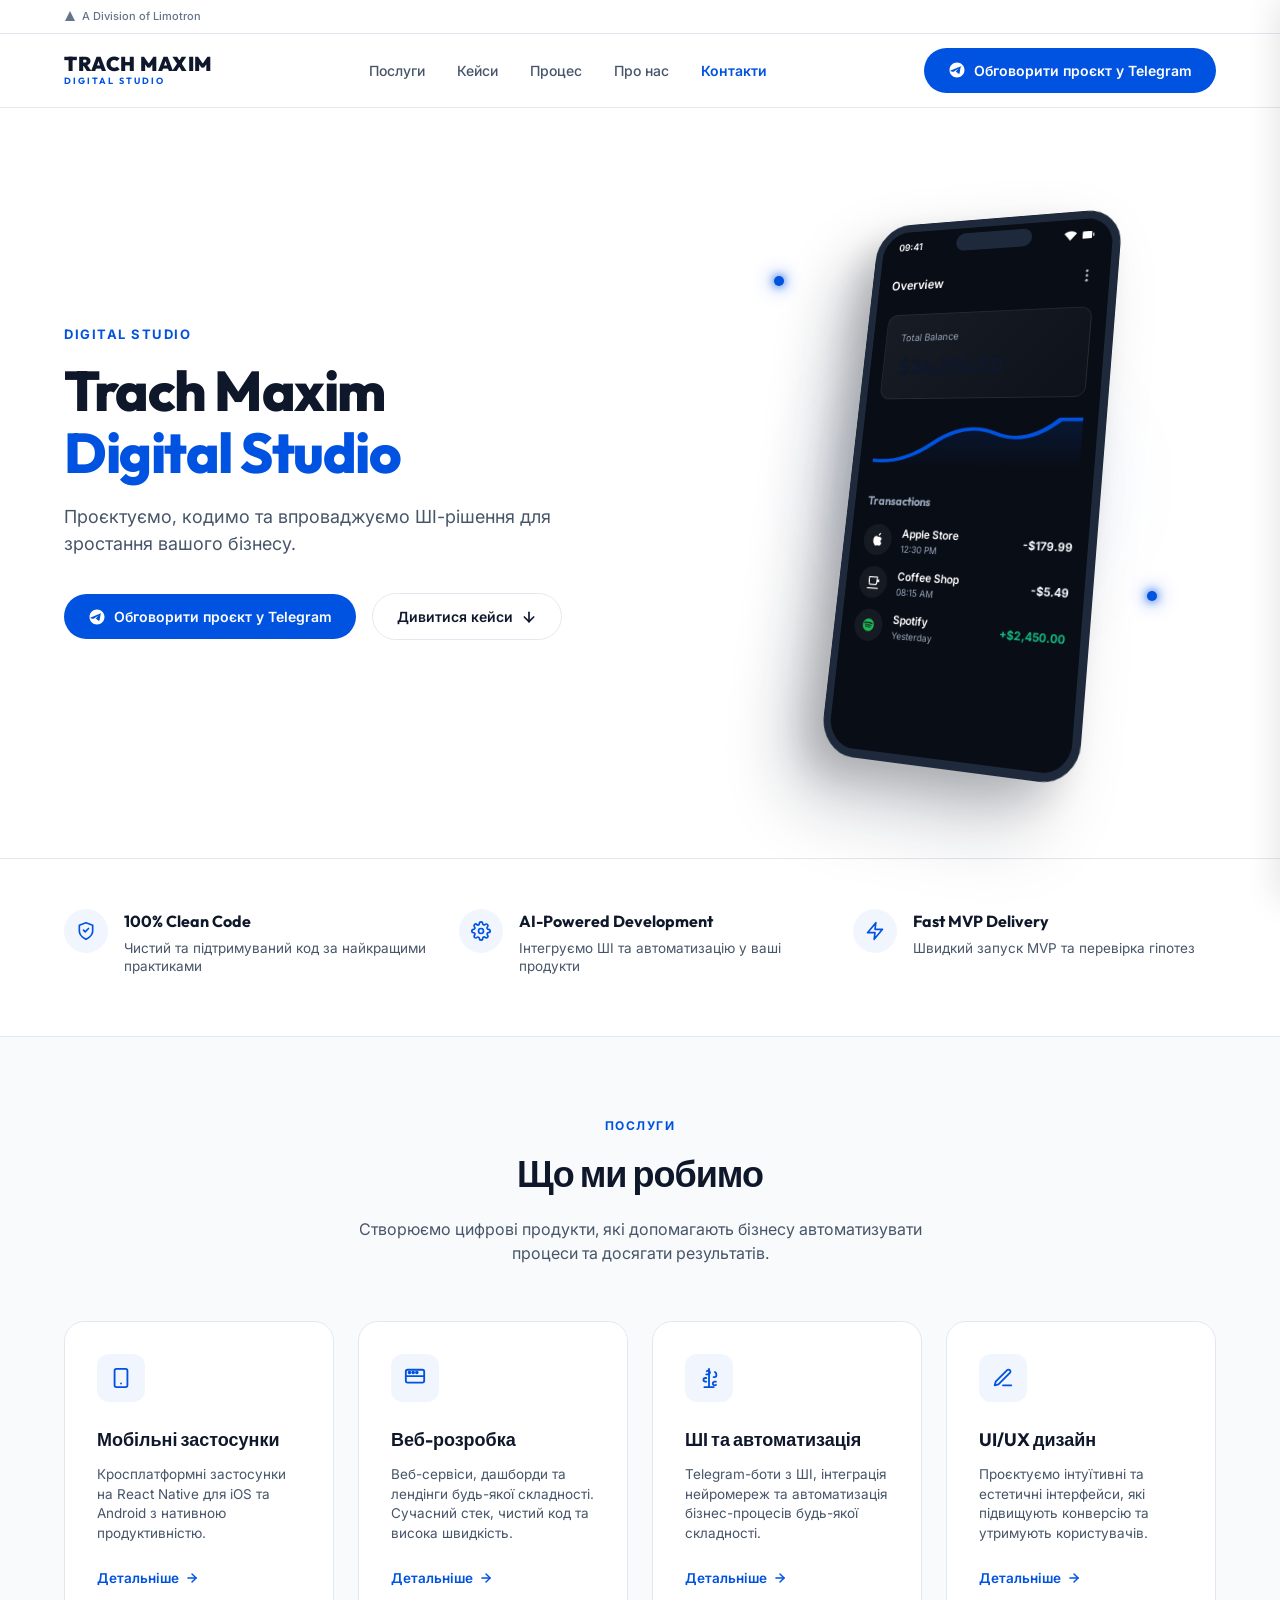
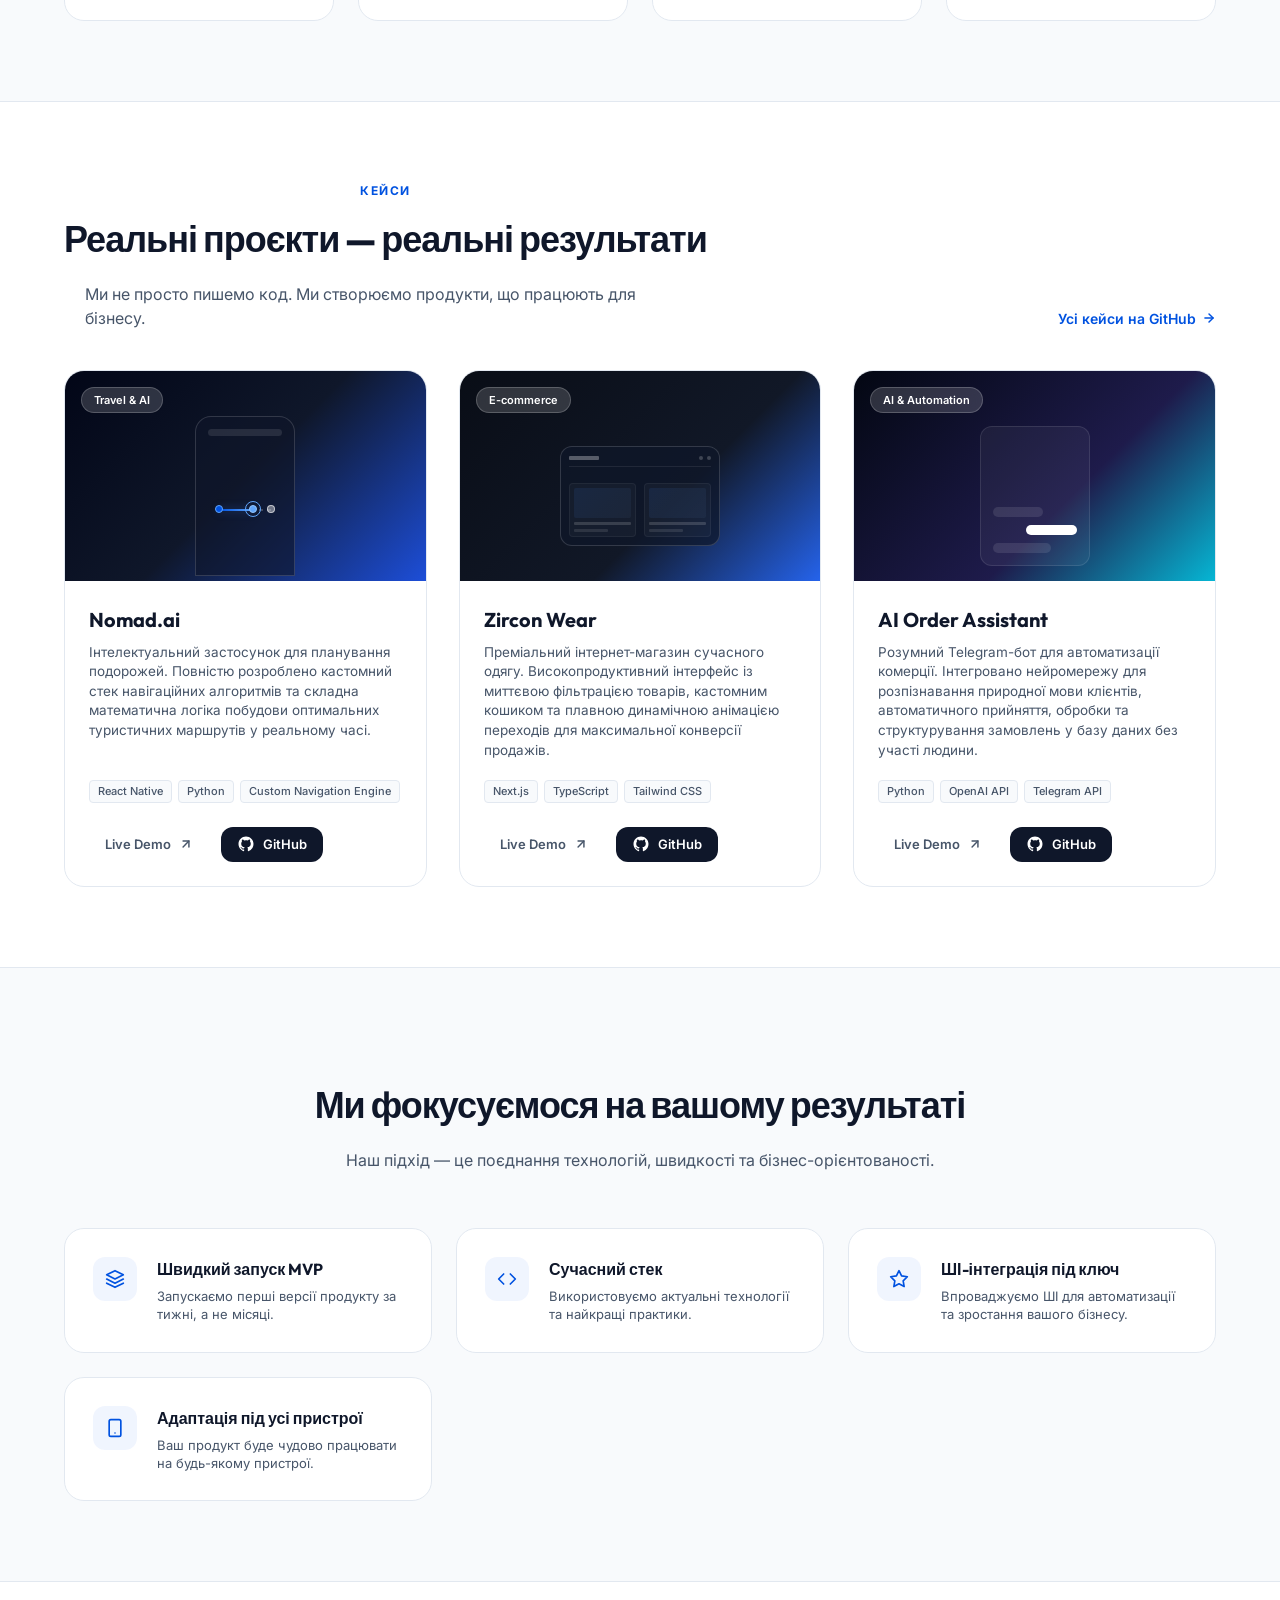
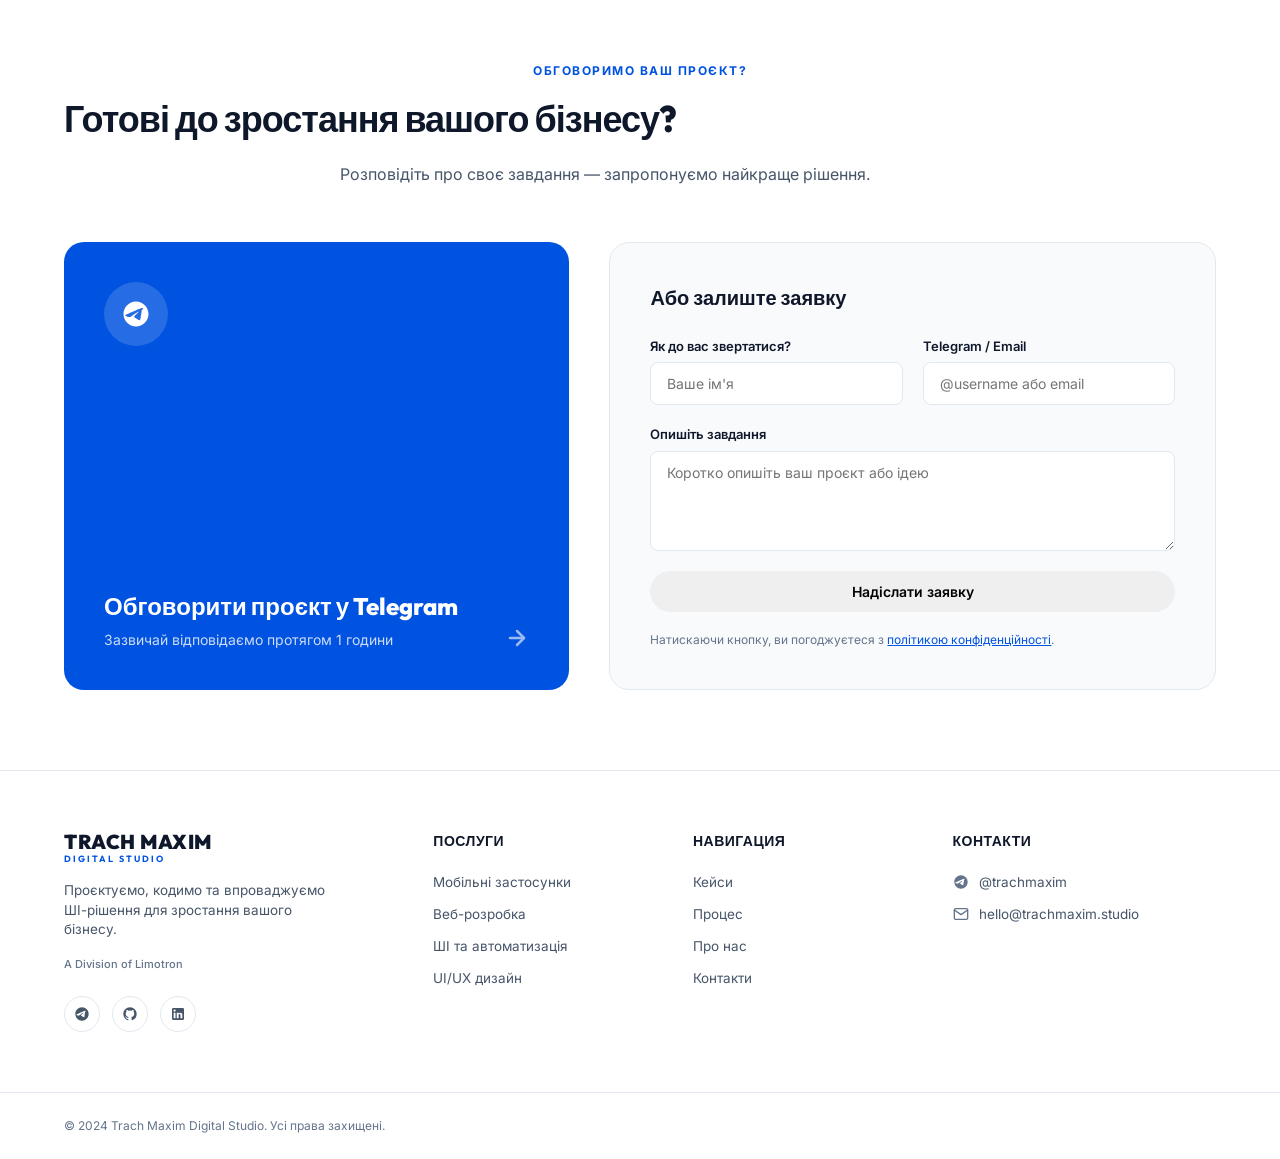
<file: index.html>
<!DOCTYPE html>
<html lang="uk">
<head>
    <meta charset="UTF-8">
    <meta name="viewport" content="width=device-width, initial-scale=1.0">
    <title>Trach Maxim Digital Studio — Проектуємо, кодимо та впроваджуємо ШІ-рішення</title>
    <meta name="description" content="Trach Maxim Digital Studio — розробка мобільних застосунків, веб-сервісів та ШІ-рішень для зростання вашого бізнесу. Швидко, якісно, сучасно.">
    <!-- Google Fonts -->
    <link rel="preconnect" href="https://fonts.googleapis.com">
    <link rel="preconnect" href="https://fonts.gstatic.com" crossorigin>
    <link href="https://fonts.googleapis.com/css2?family=Inter:wght@400;500;600&family=Outfit:wght@400;500;600;700;800;900&display=swap" rel="stylesheet">
    <!-- CSS -->
    <link rel="stylesheet" href="styles.css">
</head>
<body>

    <!-- Division Banner -->
    <div class="top-division-banner">
        <div class="container">
            <div class="division-content">
                <svg class="division-icon" viewBox="0 0 24 24" fill="currentColor">
                    <polygon points="12,2 22,22 2,22" />
                </svg>
                <span>A Division of Limotron</span>
            </div>
        </div>
    </div>

    <!-- Navigation Header -->
    <header class="main-header">
        <div class="container header-container">
            <a href="#" class="logo-block">
                <span class="logo-title">TRACH MAXIM</span>
                <span class="logo-subtitle">DIGITAL STUDIO</span>
            </a>
            
            <nav class="desktop-nav">
                <a href="#services" class="nav-item">Послуги</a>
                <a href="#cases" class="nav-item">Кейси</a>
                <a href="#process" class="nav-item">Процес</a>
                <a href="#about" class="nav-item">Про нас</a>
                <a href="#contact" class="nav-item">Контакти</a>
            </nav>

            <div class="header-cta-group">
                <a href="https://t.me/trachmaxim" target="_blank" class="btn btn-telegram header-cta-btn">
                    <svg class="btn-icon" viewBox="0 0 24 24" fill="currentColor">
                        <path d="M12 2C6.48 2 2 6.48 2 12s4.48 10 10 10 10-4.48 10-10S17.52 2 12 2zm4.64 6.8c-.15 1.58-.8 5.42-1.13 7.19-.14.75-.42 1-.68 1.03-.58.05-1.02-.38-1.58-.75-.88-.58-1.38-.94-2.23-1.5-.99-.65-.35-1.01.22-1.59.15-.15 2.71-2.48 2.76-2.69.01-.03.01-.14-.07-.2-.08-.06-.19-.04-.27-.02-.12.02-1.96 1.24-5.54 3.65-.52.36-.99.53-1.41.52-.46-.01-1.35-.26-2.01-.48-.81-.27-1.45-.41-1.39-.87.03-.24.36-.49.99-.75 3.88-1.69 6.46-2.8 7.74-3.33 3.68-1.5 4.44-1.76 4.94-1.77.11 0 .36.03.52.16.13.11.17.27.19.38 0 .04.01.16 0 .22z"/>
                    </svg>
                    <span>Обговорити проєкт у Telegram</span>
                </a>
                
                <button class="mobile-menu-toggle" aria-label="Відкрити меню">
                    <span class="toggle-bar"></span>
                    <span class="toggle-bar"></span>
                    <span class="toggle-bar"></span>
                </button>
            </div>
        </div>
    </header>

    <!-- Mobile Drawer Navigation -->
    <div class="mobile-drawer">
        <div class="drawer-header">
            <a href="#" class="logo-block">
                <span class="logo-title">TRACH MAXIM</span>
                <span class="logo-subtitle">DIGITAL STUDIO</span>
            </a>
            <button class="drawer-close" aria-label="Закрити меню">&times;</button>
        </div>
        <nav class="mobile-nav">
            <a href="#services" class="mobile-nav-item">Послуги</a>
            <a href="#cases" class="mobile-nav-item">Кейси</a>
            <a href="#process" class="mobile-nav-item">Процес</a>
            <a href="#about" class="mobile-nav-item">Про нас</a>
            <a href="#contact" class="mobile-nav-item">Контакти</a>
        </nav>
        <div class="drawer-cta">
            <a href="https://t.me/trachmaxim" target="_blank" class="btn btn-telegram btn-block">
                <svg class="btn-icon" viewBox="0 0 24 24" fill="currentColor">
                    <path d="M12 2C6.48 2 2 6.48 2 12s4.48 10 10 10 10-4.48 10-10S17.52 2 12 2zm4.64 6.8c-.15 1.58-.8 5.42-1.13 7.19-.14.75-.42 1-.68 1.03-.58.05-1.02-.38-1.58-.75-.88-.58-1.38-.94-2.23-1.5-.99-.65-.35-1.01.22-1.59.15-.15 2.71-2.48 2.76-2.69.01-.03.01-.14-.07-.2-.08-.06-.19-.04-.27-.02-.12.02-1.96 1.24-5.54 3.65-.52.36-.99.53-1.41.52-.46-.01-1.35-.26-2.01-.48-.81-.27-1.45-.41-1.39-.87.03-.24.36-.49.99-.75 3.88-1.69 6.46-2.8 7.74-3.33 3.68-1.5 4.44-1.76 4.94-1.77.11 0 .36.03.52.16.13.11.17.27.19.38 0 .04.01.16 0 .22z"/>
                </svg>
                <span>Обговорити проєкт у Telegram</span>
            </a>
        </div>
    </div>
    <div class="drawer-overlay"></div>

    <!-- Hero Section -->
    <section class="hero-section">
        <div class="container hero-grid-container">
            <div class="hero-text-block">
                <div class="hero-eyebrow reveal-hero">DIGITAL STUDIO</div>
                <h1 class="hero-heading reveal-hero">
                    Trach Maxim<br>
                    <span class="color-accent">Digital Studio</span>
                </h1>
                <p class="hero-subheading reveal-hero">
                    Проєктуємо, кодимо та впроваджуємо ШІ-рішення для зростання вашого бізнесу.
                </p>
                <div class="hero-buttons reveal-hero">
                    <a href="https://t.me/trachmaxim" target="_blank" class="btn btn-telegram">
                        <svg class="btn-icon" viewBox="0 0 24 24" fill="currentColor">
                            <path d="M12 2C6.48 2 2 6.48 2 12s4.48 10 10 10 10-4.48 10-10S17.52 2 12 2zm4.64 6.8c-.15 1.58-.8 5.42-1.13 7.19-.14.75-.42 1-.68 1.03-.58.05-1.02-.38-1.58-.75-.88-.58-1.38-.94-2.23-1.5-.99-.65-.35-1.01.22-1.59.15-.15 2.71-2.48 2.76-2.69.01-.03.01-.14-.07-.2-.08-.06-.19-.04-.27-.02-.12.02-1.96 1.24-5.54 3.65-.52.36-.99.53-1.41.52-.46-.01-1.35-.26-2.01-.48-.81-.27-1.45-.41-1.39-.87.03-.24.36-.49.99-.75 3.88-1.69 6.46-2.8 7.74-3.33 3.68-1.5 4.44-1.76 4.94-1.77.11 0 .36.03.52.16.13.11.17.27.19.38 0 .04.01.16 0 .22z"/>
                        </svg>
                        <span>Обговорити проєкт у Telegram</span>
                    </a>
                    <a href="#cases" class="btn btn-outline">
                        <span>Дивитися кейси</span>
                        <svg class="arrow-down-icon" viewBox="0 0 24 24" fill="none" stroke="currentColor" stroke-width="2.5" stroke-linecap="round" stroke-linejoin="round">
                            <line x1="12" y1="5" x2="12" y2="19"></line>
                            <polyline points="19 12 12 19 5 12"></polyline>
                        </svg>
                    </a>
                </div>
            </div>
            
            <div class="hero-mockup-block reveal-hero">
                <!-- Glowing effect in background -->
                <div class="mockup-bg-glow"></div>
                <!-- Floating Blue Dots matching mockup -->
                <div class="floating-dot dot-1"></div>
                <div class="floating-dot dot-2"></div>
                <!-- Smartphone Mockup -->
                <div class="device-phone">
                    <div class="phone-screen">
                        <!-- Top status bar -->
                        <div class="phone-status-bar">
                            <span class="status-time">09:41</span>
                            <div class="phone-island"></div>
                            <div class="status-icons">
                                <svg class="status-wifi" viewBox="0 0 24 24" fill="currentColor"><path d="M12 3C7.3 3 3.1 4.7 0 7.6L12 21L24 7.6C20.9 4.7 16.7 3 12 3Z"/></svg>
                                <svg class="status-battery" viewBox="0 0 24 24" fill="currentColor"><path d="M17 5H3C1.9 5 1 5.9 1 7V17C1 18.1 1.9 19 3 19H17C18.1 19 19 18.1 19 17V7C19 5.9 18.1 5 17 5ZM21 9V15H23V9H21Z"/></svg>
                            </div>
                        </div>
                        
                        <!-- Internal App UI -->
                        <div class="app-container">
                            <header class="app-header">
                                <span>Overview</span>
                                <svg class="app-menu-dots" viewBox="0 0 24 24" fill="currentColor"><circle cx="12" cy="5" r="2"/><circle cx="12" cy="12" r="2"/><circle cx="12" cy="19" r="2"/></svg>
                            </header>
                            
                            <div class="app-balance-card">
                                <span class="balance-label">Total Balance</span>
                                <h3 class="balance-amount">$24,250.50</h3>
                            </div>
                            
                            <!-- Mini line chart -->
                            <div class="app-chart-wrap">
                                <svg class="spark-chart" viewBox="0 0 100 40" preserveAspectRatio="none">
                                    <path d="M0,35 Q15,38 30,22 T60,15 T90,5 L100,5" fill="none" stroke="#0052e0" stroke-width="2.5" stroke-linecap="round"></path>
                                    <path d="M0,35 Q15,38 30,22 T60,15 T90,5 L100,5 L100,40 L0,40 Z" fill="url(#chart-grad)" opacity="0.15"></path>
                                    <defs>
                                        <linearGradient id="chart-grad" x1="0" y1="0" x2="0" y2="1">
                                            <stop offset="0%" stop-color="#0052e0"/>
                                            <stop offset="100%" stop-color="#0052e0" stop-opacity="0"/>
                                        </linearGradient>
                                    </defs>
                                </svg>
                            </div>
                            
                            <!-- Transactions list -->
                            <div class="app-transactions">
                                <h4 class="transactions-title">Transactions</h4>
                                <div class="transaction-item">
                                    <div class="t-icon-container">
                                        <svg class="t-svg-icon" viewBox="0 0 24 24" fill="currentColor">
                                            <path d="M18.71 19.5C17.88 20.74 17 21.95 15.66 22c-1.31.05-1.72-.75-3.22-.75-1.5 0-1.96.72-3.22.77-1.3.05-2.28-1.32-3.12-2.53C4.4 17.08 3.13 12.08 4.9 9.03c.88-1.52 2.45-2.48 4.16-2.5 1.3-.02 2.52.88 3.32.88.8 0 2.27-.1 3.81.47 1.48.55 2.64 1.7 3.29 2.87-3.07 1.85-2.58 5.8.18 6.94-.57 1.42-1.3 2.84-2.14 4.14M15.97 4.17c.66-.81 1.11-1.93.99-3.06-1 .04-2.2.67-2.92 1.49-.6.69-1.12 1.84-.98 2.95 1.1.08 2.24-.57 2.91-1.38z"/>
                                        </svg>
                                    </div>
                                    <div class="t-details">
                                        <span class="t-name">Apple Store</span>
                                        <span class="t-time">12:30 PM</span>
                                    </div>
                                    <span class="t-amount negative">-$179.99</span>
                                </div>
                                <div class="transaction-item">
                                    <div class="t-icon-container">
                                        <svg class="t-svg-icon" viewBox="0 0 24 24" fill="currentColor">
                                            <path d="M2 21H22V23H2V21M20 3H4v10c0 2.21 1.79 4 4 4h8c2.21 0 4-1.79 4-4V3M6 5H18V13c0 1.1-.9 2-2 2H8c-1.1 0-2-.9-2-2V5M20 8H23V12H20V8Z"/>
                                        </svg>
                                    </div>
                                    <div class="t-details">
                                        <span class="t-name">Coffee Shop</span>
                                        <span class="t-time">08:15 AM</span>
                                    </div>
                                    <span class="t-amount negative">-$5.49</span>
                                </div>
                                <div class="transaction-item">
                                    <div class="t-icon-container spotify">
                                        <svg class="t-svg-icon" viewBox="0 0 24 24" fill="currentColor">
                                            <path d="M12 2C6.477 2 2 6.477 2 12s4.477 10 10 10 10-4.477 10-10S17.523 2 12 2zm4.586 14.424c-.18.295-.565.387-.86.207-2.377-1.454-5.37-1.785-8.892-.983-.335.076-.67-.135-.747-.47-.077-.337.136-.672.472-.748 3.854-.88 7.15-.502 9.82 1.133.297.182.39.568.207.861zm1.226-2.723c-.226.367-.707.487-1.074.26-2.72-1.672-6.87-2.157-10.08-1.182-.413.125-.845-.107-.97-.52-.125-.413.108-.844.52-.97 3.668-1.112 8.237-.57 11.343 1.34.368.226.488.707.261 1.072zm.105-2.835C14.392 8.76 8.575 8.567 5.2 9.59c-.54.163-1.11-.147-1.27-.687-.165-.54.147-1.11.687-1.27 3.872-1.175 10.3-.95 14.37 1.47.487.29.647.923.357 1.41-.29.488-.924.648-1.41.358z"/>
                                        </svg>
                                    </div>
                                    <div class="t-details">
                                        <span class="t-name">Spotify</span>
                                        <span class="t-time">Yesterday</span>
                                    </div>
                                    <span class="t-amount positive">+$2,450.00</span>
                                </div>
                            </div>
                        </div>
                    </div>
                </div>
            </div>
        </div>

        <!-- Three Feature Columns Below Hero -->
        <div class="hero-features-bar">
            <div class="container features-grid reveal-group">
                <div class="feature-pillar reveal-item">
                    <div class="pillar-icon-box">
                        <svg class="pillar-icon" viewBox="0 0 24 24" fill="none" stroke="currentColor" stroke-width="2" stroke-linecap="round" stroke-linejoin="round">
                            <path d="M12 22s8-4 8-10V5l-8-3-8 3v7c0 6 8 10 8 10z"/>
                            <polyline points="9 11 11 13 15 9"/>
                        </svg>
                    </div>
                    <div class="pillar-content">
                        <h3>100% Clean Code</h3>
                        <p>Чистий та підтримуваний код за найкращими практиками</p>
                    </div>
                </div>
                
                <div class="feature-pillar reveal-item">
                    <div class="pillar-icon-box">
                        <svg class="pillar-icon" viewBox="0 0 24 24" fill="none" stroke="currentColor" stroke-width="2" stroke-linecap="round" stroke-linejoin="round">
                            <circle cx="12" cy="12" r="3"/>
                            <path d="M19.4 15a1.65 1.65 0 0 0 .33 1.82l.06.06a2 2 0 1 1-2.83 2.83l-.06-.06a1.65 1.65 0 0 0-1.82-.33 1.65 1.65 0 0 0-1 1.51V21a2 2 0 0 1-4 0v-.09A1.65 1.65 0 0 0 9 19.4a1.65 1.65 0 0 0-1.82.33l-.06.06a2 2 0 1 1-2.83-2.83l.06-.06a1.65 1.65 0 0 0 .33-1.82 1.65 1.65 0 0 0-1.51-1H3a2 2 0 0 1 0-4h.09A1.65 1.65 0 0 0 4.6 9a1.65 1.65 0 0 0-.33-1.82l-.06-.06a2 2 0 1 1 2.83-2.83l.06.06a1.65 1.65 0 0 0 1.82.33H9a1.65 1.65 0 0 0 1-1.51V3a2 2 0 0 1 4 0v.09a1.65 1.65 0 0 0 1 1.51 1.65 1.65 0 0 0 1.82-.33l.06-.06a2 2 0 1 1 2.83 2.83l-.06.06a1.65 1.65 0 0 0-.33 1.82V9a1.65 1.65 0 0 0 1.51 1H21a2 2 0 0 1 0 4h-.09a1.65 1.65 0 0 0-1.51 1z"/>
                        </svg>
                    </div>
                    <div class="pillar-content">
                        <h3>AI-Powered Development</h3>
                        <p>Інтегруємо ШІ та автоматизацію у ваші продукти</p>
                    </div>
                </div>

                <div class="feature-pillar reveal-item">
                    <div class="pillar-icon-box">
                        <svg class="pillar-icon" viewBox="0 0 24 24" fill="none" stroke="currentColor" stroke-width="2" stroke-linecap="round" stroke-linejoin="round">
                            <polygon points="13 2 3 14 12 14 11 22 21 10 12 10 13 2"/>
                        </svg>
                    </div>
                    <div class="pillar-content">
                        <h3>Fast MVP Delivery</h3>
                        <p>Швидкий запуск MVP та перевірка гіпотез</p>
                    </div>
                </div>
            </div>
        </div>
    </section>

    <!-- Services Section -->
    <section id="services" class="services-section-block">
        <div class="container">
            <div class="section-label reveal-single">ПОСЛУГИ</div>
            <h2 class="section-heading-main reveal-single">Що ми робимо</h2>
            <p class="section-subtext-main reveal-single">
                Створюємо цифрові продукти, які допомагають бізнесу автоматизувати процеси та досягати результатів.
            </p>

            <div class="services-grid-wrapper reveal-group">
                <!-- Card 1 -->
                <div class="service-detail-card reveal-item">
                    <div class="service-icon-container">
                        <svg class="service-svg-icon" viewBox="0 0 24 24" fill="none" stroke="currentColor" stroke-width="2" stroke-linecap="round" stroke-linejoin="round">
                            <rect x="5" y="2" width="14" height="20" rx="2" ry="2"/>
                            <line x1="12" y1="18" x2="12.01" y2="18"/>
                        </svg>
                    </div>
                    <h3 class="service-card-title">Мобільні застосунки</h3>
                    <p class="service-card-desc">
                        Кросплатформні застосунки на React Native для iOS та Android з нативною продуктивністю.
                    </p>
                    <a href="#contact" class="service-card-link">
                        <span>Детальніше</span>
                        <svg class="arrow-right-icon" viewBox="0 0 24 24" fill="none" stroke="currentColor" stroke-width="2.5" stroke-linecap="round" stroke-linejoin="round">
                            <line x1="5" y1="12" x2="19" y2="12"></line>
                            <polyline points="12 5 19 12 12 19"></polyline>
                        </svg>
                    </a>
                </div>

                <!-- Card 2 -->
                <div class="service-detail-card reveal-item">
                    <div class="service-icon-container">
                        <svg class="service-svg-icon" viewBox="0 0 24 24" fill="none" stroke="currentColor" stroke-width="2" stroke-linecap="round" stroke-linejoin="round">
                            <rect x="2" y="3" width="20" height="14" rx="2" ry="2"/>
                            <line x1="2" y1="10" x2="22" y2="10"/>
                            <circle cx="6" cy="6" r="1"/>
                            <circle cx="10" cy="6" r="1"/>
                            <circle cx="14" cy="6" r="1"/>
                        </svg>
                    </div>
                    <h3 class="service-card-title">Веб-розробка</h3>
                    <p class="service-card-desc">
                        Веб-сервіси, дашборди та лендінги будь-якої складності. Сучасний стек, чистий код та висока швидкість.
                    </p>
                    <a href="#contact" class="service-card-link">
                        <span>Детальніше</span>
                        <svg class="arrow-right-icon" viewBox="0 0 24 24" fill="none" stroke="currentColor" stroke-width="2.5" stroke-linecap="round" stroke-linejoin="round">
                            <line x1="5" y1="12" x2="19" y2="12"></line>
                            <polyline points="12 5 19 12 12 19"></polyline>
                        </svg>
                    </a>
                </div>

                <!-- Card 3 -->
                <div class="service-detail-card reveal-item">
                    <div class="service-icon-container">
                        <svg class="service-svg-icon" viewBox="0 0 24 24" fill="none" stroke="currentColor" stroke-width="2" stroke-linecap="round" stroke-linejoin="round">
                            <path d="M9.59 4.59A2 2 0 1 1 11 8H9m10.59 11.41A2 2 0 1 1 18 16h1.5M9 16H8a2 2 0 1 1 0-4h1m9.5-6.5A2.5 2.5 0 0 1 20 8v1a2 2 0 0 1-2 2h-1"/>
                            <path d="M12 2v20M17 22H7"/>
                        </svg>
                    </div>
                    <h3 class="service-card-title">ШІ та автоматизація</h3>
                    <p class="service-card-desc">
                        Telegram-боти з ШІ, інтеграція нейромереж та автоматизація бізнес-процесів будь-якої складності.
                    </p>
                    <a href="#contact" class="service-card-link">
                        <span>Детальніше</span>
                        <svg class="arrow-right-icon" viewBox="0 0 24 24" fill="none" stroke="currentColor" stroke-width="2.5" stroke-linecap="round" stroke-linejoin="round">
                            <line x1="5" y1="12" x2="19" y2="12"></line>
                            <polyline points="12 5 19 12 12 19"></polyline>
                        </svg>
                    </a>
                </div>

                <!-- Card 4 -->
                <div class="service-detail-card reveal-item">
                    <div class="service-icon-container">
                        <svg class="service-svg-icon" viewBox="0 0 24 24" fill="none" stroke="currentColor" stroke-width="2" stroke-linecap="round" stroke-linejoin="round">
                            <path d="M12 20h9"/>
                            <path d="M16.5 3.5a2.121 2.121 0 0 1 3 3L7 19l-4 1 1-4L16.5 3.5z"/>
                        </svg>
                    </div>
                    <h3 class="service-card-title">UI/UX дизайн</h3>
                    <p class="service-card-desc">
                        Проєктуємо інтуїтивні та естетичні інтерфейси, які підвищують конверсію та утримують користувачів.
                    </p>
                    <a href="#contact" class="service-card-link">
                        <span>Детальніше</span>
                        <svg class="arrow-right-icon" viewBox="0 0 24 24" fill="none" stroke="currentColor" stroke-width="2.5" stroke-linecap="round" stroke-linejoin="round">
                            <line x1="5" y1="12" x2="19" y2="12"></line>
                            <polyline points="12 5 19 12 12 19"></polyline>
                        </svg>
                    </a>
                </div>
            </div>
            
            <div class="mobile-services-more">
                <a href="#contact" class="btn btn-outline btn-block">Усі послуги &rarr;</a>
            </div>
        </div>
    </section>

    <!-- Cases/Portfolio Section -->
    <section id="cases" class="cases-section-block">
        <div class="container">
            <div class="cases-section-header">
                <div>
                    <div class="section-label reveal-single">КЕЙСИ</div>
                    <h2 class="section-heading-main text-left reveal-single">Реальні проєкти — реальні результати</h2>
                    <p class="section-subtext-main text-left reveal-single">
                        Ми не просто пишемо код. Ми створюємо продукти, що працюють для бізнесу.
                    </p>
                </div>
                <div class="cases-header-action reveal-single">
                    <a href="https://github.com/trachmaxim2809-spec" target="_blank" class="cases-github-link">
                        <span>Усі кейси на GitHub</span>
                        <svg class="arrow-right-icon" viewBox="0 0 24 24" fill="none" stroke="currentColor" stroke-width="2.5" stroke-linecap="round" stroke-linejoin="round">
                            <line x1="5" y1="12" x2="19" y2="12"></line>
                            <polyline points="12 5 19 12 12 19"></polyline>
                        </svg>
                    </a>
                </div>
            </div>

            <div class="cases-grid-wrapper reveal-group">
                <!-- Case 1 -->
                <div class="case-card-item reveal-item">
                    <div class="case-image-holder vibe-bg-1">
                        <span class="case-tag">Travel & AI</span>
                        <div class="case-mock-screen phone-screen-mock route-screen-mock">
                            <div class="case-mock-nav"></div>
                            <div class="mock-route-container">
                                <div class="mock-route-line"></div>
                                <div class="mock-route-line path-active"></div>
                                <div class="mock-route-node start-node"></div>
                                <div class="mock-route-node middle-node"></div>
                                <div class="mock-route-node end-node"></div>
                                <div class="mock-route-pulse"></div>
                            </div>
                        </div>
                    </div>
                    <div class="case-content-wrapper">
                        <h3 class="case-title">Nomad.ai</h3>
                        <p class="case-desc">
                            Інтелектуальний застосунок для планування подорожей. Повністю розроблено кастомний стек навігаційних алгоритмів та складна математична логіка побудови оптимальних туристичних маршрутів у реальному часі.
                        </p>
                        <div class="case-tech-badges">
                            <span class="tech-pill">React Native</span>
                            <span class="tech-pill">Python</span>
                            <span class="tech-pill">Custom Navigation Engine</span>
                        </div>
                        <div class="case-buttons">
                            <a href="#contact" class="btn btn-primary btn-sm">
                                <span>Live Demo</span>
                                <svg class="diagonal-arrow" viewBox="0 0 24 24" fill="none" stroke="currentColor" stroke-width="2.5" stroke-linecap="round" stroke-linejoin="round">
                                    <line x1="7" y1="17" x2="17" y2="7"></line>
                                    <polyline points="7 7 17 7 17 17"></polyline>
                                </svg>
                            </a>
                            <a href="https://github.com/trachmaxim2809-spec" target="_blank" class="btn btn-dark btn-sm">
                                <svg class="btn-icon" viewBox="0 0 24 24" fill="currentColor">
                                    <path d="M12 2C6.477 2 2 6.484 2 12.017c0 4.425 2.865 8.18 6.839 9.504.5.092.682-.217.682-.483 0-.237-.008-.868-.013-1.703-2.782.605-3.369-1.343-3.369-1.343-.454-1.158-1.11-1.466-1.11-1.466-.908-.62.069-.608.069-.608 1.003.07 1.531 1.032 1.531 1.032.892 1.53 2.341 1.088 2.91.832.092-.647.35-1.088.636-1.338-2.22-.253-4.555-1.113-4.555-4.951 0-1.093.39-1.988 1.029-2.688-.103-.253-.446-1.272.098-2.65 0 0 .84-.27 2.75 1.026A9.564 9.564 0 0112 6.844c.85.004 1.705.115 2.504.337 1.909-1.296 2.747-1.027 2.747-1.027.546 1.379.202 2.398.1 2.651.64.7 1.028 1.595 1.028 2.688 0 3.848-2.339 4.695-4.566 4.943.359.309.678.92.678 1.855 0 1.338-.012 2.419-.012 2.747 0 .268.18.58.688.482A10.019 10.019 0 0022 12.017C22 6.484 17.522 2 12 2z"/>
                                </svg>
                                <span>GitHub</span>
                            </a>
                        </div>
                    </div>
                </div>

                <!-- Case 2 -->
                <div class="case-card-item reveal-item">
                    <div class="case-image-holder vibe-bg-2">
                        <span class="case-tag">E-commerce</span>
                        <div class="case-mock-screen web-screen-mock store-screen-mock">
                            <div class="store-mock-header">
                                <div class="store-mock-logo"></div>
                                <div class="store-mock-icons">
                                    <div class="store-mock-dot"></div>
                                    <div class="store-mock-dot"></div>
                                </div>
                            </div>
                            <div class="store-mock-grid">
                                <div class="store-mock-card">
                                    <div class="store-card-img"></div>
                                    <div class="store-card-line"></div>
                                    <div class="store-card-line short"></div>
                                </div>
                                <div class="store-mock-card">
                                    <div class="store-card-img"></div>
                                    <div class="store-card-line"></div>
                                    <div class="store-card-line short"></div>
                                </div>
                            </div>
                        </div>
                    </div>
                    <div class="case-content-wrapper">
                        <h3 class="case-title">Zircon Wear</h3>
                        <p class="case-desc">
                            Преміальний інтернет-магазин сучасного одягу. Високопродуктивний інтерфейс із миттєвою фільтрацією товарів, кастомним кошиком та плавною динамічною анімацією переходів для максимальної конверсії продажів.
                        </p>
                        <div class="case-tech-badges">
                            <span class="tech-pill">Next.js</span>
                            <span class="tech-pill">TypeScript</span>
                            <span class="tech-pill">Tailwind CSS</span>
                        </div>
                        <div class="case-buttons">
                            <a href="#contact" class="btn btn-primary btn-sm">
                                <span>Live Demo</span>
                                <svg class="diagonal-arrow" viewBox="0 0 24 24" fill="none" stroke="currentColor" stroke-width="2.5" stroke-linecap="round" stroke-linejoin="round">
                                    <line x1="7" y1="17" x2="17" y2="7"></line>
                                    <polyline points="7 7 17 7 17 17"></polyline>
                                </svg>
                            </a>
                            <a href="https://github.com/trachmaxim2809-spec" target="_blank" class="btn btn-dark btn-sm">
                                <svg class="btn-icon" viewBox="0 0 24 24" fill="currentColor">
                                    <path d="M12 2C6.477 2 2 6.484 2 12.017c0 4.425 2.865 8.18 6.839 9.504.5.092.682-.217.682-.483 0-.237-.008-.868-.013-1.703-2.782.605-3.369-1.343-3.369-1.343-.454-1.158-1.11-1.466-1.11-1.466-.908-.62.069-.608.069-.608 1.003.07 1.531 1.032 1.531 1.032.892 1.53 2.341 1.088 2.91.832.092-.647.35-1.088.636-1.338-2.22-.253-4.555-1.113-4.555-4.951 0-1.093.39-1.988 1.029-2.688-.103-.253-.446-1.272.098-2.65 0 0 .84-.27 2.75 1.026A9.564 9.564 0 0112 6.844c.85.004 1.705.115 2.504.337 1.909-1.296 2.747-1.027 2.747-1.027.546 1.379.202 2.398.1 2.651.64.7 1.028 1.595 1.028 2.688 0 3.848-2.339 4.695-4.566 4.943.359.309.678.92.678 1.855 0 1.338-.012 2.419-.012 2.747 0 .268.18.58.688.482A10.019 10.019 0 0022 12.017C22 6.484 17.522 2 12 2z"/>
                                </svg>
                                <span>GitHub</span>
                            </a>
                        </div>
                    </div>
                </div>

                <!-- Case 3 -->
                <div class="case-card-item reveal-item">
                    <div class="case-image-holder vibe-bg-3">
                        <span class="case-tag">AI & Automation</span>
                        <div class="case-mock-screen chat-screen-mock">
                            <!-- Small Chat representation -->
                            <div class="chat-messages-mock">
                                <div class="msg bubble-left"></div>
                                <div class="msg bubble-right"></div>
                                <div class="msg bubble-left" style="width: 70%;"></div>
                            </div>
                        </div>
                    </div>
                    <div class="case-content-wrapper">
                        <h3 class="case-title">AI Order Assistant</h3>
                        <p class="case-desc">
                            Розумний Telegram-бот для автоматизації комерції. Інтегровано нейромережу для розпізнавання природної мови клієнтів, автоматичного прийняття, обробки та структурування замовлень у базу даних без участі людини.
                        </p>
                        <div class="case-tech-badges">
                            <span class="tech-pill">Python</span>
                            <span class="tech-pill">OpenAI API</span>
                            <span class="tech-pill">Telegram API</span>
                        </div>
                        <div class="case-buttons">
                            <a href="#contact" class="btn btn-primary btn-sm">
                                <span>Live Demo</span>
                                <svg class="diagonal-arrow" viewBox="0 0 24 24" fill="none" stroke="currentColor" stroke-width="2.5" stroke-linecap="round" stroke-linejoin="round">
                                    <line x1="7" y1="17" x2="17" y2="7"></line>
                                    <polyline points="7 7 17 7 17 17"></polyline>
                                </svg>
                            </a>
                            <a href="https://github.com/trachmaxim2809-spec" target="_blank" class="btn btn-dark btn-sm">
                                <svg class="btn-icon" viewBox="0 0 24 24" fill="currentColor">
                                    <path d="M12 2C6.477 2 2 6.484 2 12.017c0 4.425 2.865 8.18 6.839 9.504.5.092.682-.217.682-.483 0-.237-.008-.868-.013-1.703-2.782.605-3.369-1.343-3.369-1.343-.454-1.158-1.11-1.466-1.11-1.466-.908-.62.069-.608.069-.608 1.003.07 1.531 1.032 1.531 1.032.892 1.53 2.341 1.088 2.91.832.092-.647.35-1.088.636-1.338-2.22-.253-4.555-1.113-4.555-4.951 0-1.093.39-1.988 1.029-2.688-.103-.253-.446-1.272.098-2.65 0 0 .84-.27 2.75 1.026A9.564 9.564 0 0112 6.844c.85.004 1.705.115 2.504.337 1.909-1.296 2.747-1.027 2.747-1.027.546 1.379.202 2.398.1 2.651.64.7 1.028 1.595 1.028 2.688 0 3.848-2.339 4.695-4.566 4.943.359.309.678.92.678 1.855 0 1.338-.012 2.419-.012 2.747 0 .268.18.58.688.482A10.019 10.019 0 0022 12.017C22 6.484 17.522 2 12 2z"/>
                                </svg>
                                <span>GitHub</span>
                            </a>
                        </div>
                    </div>
                </div>
            </div>
            
            <div class="mobile-cases-more">
                <a href="https://github.com/trachmaxim2809-spec" target="_blank" class="btn btn-outline btn-block">Усі кейси на GitHub &rarr;</a>
            </div>
        </div>
    </section>

    <!-- Why Choose Us Section -->
    <section id="about" class="why-choose-section">
        <div class="container">
            <div class="section-label reveal-single">ЧОМУ ОБИРАЮТЬ НАС</div>
            <h2 class="section-heading-main reveal-single">Ми фокусуємося на вашому результаті</h2>
            <p class="section-subtext-main reveal-single">
                Наш підхід — це поєднання технологій, швидкості та бізнес-орієнтованості.
            </p>

            <div class="why-grid-wrapper reveal-group">
                <!-- Point 1 -->
                <div class="why-card-item reveal-item">
                    <div class="why-icon-box">
                        <svg class="why-svg-icon" viewBox="0 0 24 24" fill="none" stroke="currentColor" stroke-width="2" stroke-linecap="round" stroke-linejoin="round">
                            <polygon points="12 2 2 7 12 12 22 7 12 2"/>
                            <polyline points="2 17 12 22 22 17"/>
                            <polyline points="2 12 12 17 22 12"/>
                        </svg>
                    </div>
                    <div class="why-text-block">
                        <h3>Швидкий запуск MVP</h3>
                        <p>Запускаємо перші версії продукту за тижні, а не місяці.</p>
                    </div>
                </div>

                <!-- Point 2 -->
                <div class="why-card-item reveal-item">
                    <div class="why-icon-box">
                        <svg class="why-svg-icon" viewBox="0 0 24 24" fill="none" stroke="currentColor" stroke-width="2" stroke-linecap="round" stroke-linejoin="round">
                            <polyline points="16 18 22 12 16 6"/>
                            <polyline points="8 6 2 12 8 18"/>
                        </svg>
                    </div>
                    <div class="why-text-block">
                        <h3>Сучасний стек</h3>
                        <p>Використовуємо актуальні технології та найкращі практики.</p>
                    </div>
                </div>

                <!-- Point 3 -->
                <div class="why-card-item reveal-item">
                    <div class="why-icon-box">
                        <svg class="why-svg-icon" viewBox="0 0 24 24" fill="none" stroke="currentColor" stroke-width="2" stroke-linecap="round" stroke-linejoin="round">
                            <polygon points="12 2 15.09 8.26 22 9.27 17 14.14 18.18 21.02 12 17.77 5.82 21.02 7 14.14 2 9.27 8.91 8.26 12 2"/>
                        </svg>
                    </div>
                    <div class="why-text-block">
                        <h3>ШІ-інтеграція під ключ</h3>
                        <p>Впроваджуємо ШІ для автоматизації та зростання вашого бізнесу.</p>
                    </div>
                </div>

                <!-- Point 4 -->
                <div class="why-card-item reveal-item">
                    <div class="why-icon-box">
                        <svg class="why-svg-icon" viewBox="0 0 24 24" fill="none" stroke="currentColor" stroke-width="2" stroke-linecap="round" stroke-linejoin="round">
                            <rect x="5" y="2" width="14" height="20" rx="2" ry="2"/>
                            <line x1="12" y1="18" x2="12.01" y2="18"/>
                        </svg>
                    </div>
                    <div class="why-text-block">
                        <h3>Адаптація під усі пристрої</h3>
                        <p>Ваш продукт буде чудово працювати на будь-якому пристрої.</p>
                    </div>
                </div>

                <!-- Point 5 -->
                <div class="why-card-item reveal-item">
                    <div class="why-icon-box">
                        <svg class="why-svg-icon" viewBox="0 0 24 24" fill="none" stroke="currentColor" stroke-width="2" stroke-linecap="round" stroke-linejoin="round">
                            <path d="M12 22s8-4 8-10V5l-8-3-8 3v7c0 6 8 10 8 10z"/>
                        </svg>
                    </div>
                    <div class="why-text-block">
                        <h3>Підтримка після запуску</h3>
                        <p>Супроводжуємо та розвиваємо ваш продукт після релізу.</p>
                    </div>
                </div>

                <!-- Point 6 -->
                <div class="why-card-item reveal-item">
                    <div class="why-icon-box">
                        <svg class="why-svg-icon" viewBox="0 0 24 24" fill="none" stroke="currentColor" stroke-width="2" stroke-linecap="round" stroke-linejoin="round">
                            <path d="M21 15a2 2 0 0 1-2 2H7l-4 4V5a2 2 0 0 1 2-2h14a2 2 0 0 1 2 2z"/>
                        </svg>
                    </div>
                    <div class="why-text-block">
                        <h3>Прозорість та комунікація</h3>
                        <p>Завжди на зв'язку та надаємо зрозумілі звіти про роботу.</p>
                    </div>
                </div>
            </div>
        </div>
    </section>

    <!-- Lead capture / CTA Form Section -->
    <section id="contact" class="lead-form-section">
        <div class="container">
            <div class="section-label reveal-single">ОБГОВОРИМО ВАШ ПРОЄКТ?</div>
            <h2 class="section-heading-main text-left-desktop reveal-single">Готові до зростання вашого бізнесу?</h2>
            <p class="section-subtext-main text-left-desktop reveal-single">
                Розповідіть про своє завдання — запропонуємо найкраще рішення.
            </p>

            <div class="lead-split-layout reveal-group">
                <!-- Telegram card callout -->
                <a href="https://t.me/trachmaxim" target="_blank" class="tg-callout-card reveal-item">
                    <div class="tg-icon-circle">
                        <svg class="tg-large-svg" viewBox="0 0 24 24" fill="currentColor">
                            <path d="M12 2C6.48 2 2 6.48 2 12s4.48 10 10 10 10-4.48 10-10S17.52 2 12 2zm4.64 6.8c-.15 1.58-.8 5.42-1.13 7.19-.14.75-.42 1-.68 1.03-.58.05-1.02-.38-1.58-.75-.88-.58-1.38-.94-2.23-1.5-.99-.65-.35-1.01.22-1.59.15-.15 2.71-2.48 2.76-2.69.01-.03.01-.14-.07-.2-.08-.06-.19-.04-.27-.02-.12.02-1.96 1.24-5.54 3.65-.52.36-.99.53-1.41.52-.46-.01-1.35-.26-2.01-.48-.81-.27-1.45-.41-1.39-.87.03-.24.36-.49.99-.75 3.88-1.69 6.46-2.8 7.74-3.33 3.68-1.5 4.44-1.76 4.94-1.77.11 0 .36.03.52.16.13.11.17.27.19.38 0 .04.01.16 0 .22z"/>
                        </svg>
                    </div>
                    <div class="tg-callout-content">
                        <h3>Обговорити проєкт у Telegram</h3>
                        <p>Зазвичай відповідаємо протягом 1 години</p>
                    </div>
                    <svg class="tg-callout-arrow" viewBox="0 0 24 24" fill="none" stroke="currentColor" stroke-width="2.5" stroke-linecap="round" stroke-linejoin="round">
                        <line x1="5" y1="12" x2="19" y2="12"></line>
                        <polyline points="12 5 19 12 12 19"></polyline>
                    </svg>
                </a>

                <!-- Contact form card -->
                <div class="form-card-container reveal-item">
                    <h3 class="form-card-title">Або залиште заявку</h3>
                    <form id="agency-lead-form" class="lead-form">
                        <div class="form-group-row">
                            <div class="form-field-group">
                                <label for="input-name" class="field-label">Як до вас звертатися?</label>
                                <input type="text" id="input-name" class="form-text-input" placeholder="Ваше ім'я" required>
                            </div>
                            <div class="form-field-group">
                                <label for="input-contact" class="field-label">Telegram / Email</label>
                                <input type="text" id="input-contact" class="form-text-input" placeholder="@username або email" required>
                            </div>
                        </div>
                        <div class="form-field-group">
                            <label for="input-message" class="field-label">Опишіть завдання</label>
                            <textarea id="input-message" class="form-textarea-input" placeholder="Коротко опишіть ваш проєкт або ідею" required></textarea>
                        </div>
                        <button type="submit" class="btn btn-primary btn-block form-submit-btn">Надіслати заявку</button>
                        <p class="form-privacy-note">
                            Натискаючи кнопку, ви погоджуєтеся з <a href="#" class="privacy-link">політикою конфіденційності</a>.
                        </p>
                    </form>
                </div>
            </div>
        </div>
    </section>

    <!-- Footer -->
    <footer class="main-footer">
        <div class="container footer-grid-container">
            <div class="footer-brand-info">
                <a href="#" class="logo-block">
                    <span class="logo-title">TRACH MAXIM</span>
                    <span class="logo-subtitle">DIGITAL STUDIO</span>
                </a>
                <p class="brand-tagline">
                    Проєктуємо, кодимо та впроваджуємо ШІ-рішення для зростання вашого бізнесу.
                </p>
                <span class="footer-division-label">A Division of Limotron</span>
                <div class="footer-social-links">
                    <a href="https://t.me/trachmaxim" target="_blank" class="social-icon-link" aria-label="Telegram">
                        <svg viewBox="0 0 24 24" fill="currentColor"><path d="M12 2C6.48 2 2 6.48 2 12s4.48 10 10 10 10-4.48 10-10S17.52 2 12 2zm4.64 6.8c-.15 1.58-.8 5.42-1.13 7.19-.14.75-.42 1-.68 1.03-.58.05-1.02-.38-1.58-.75-.88-.58-1.38-.94-2.23-1.5-.99-.65-.35-1.01.22-1.59.15-.15 2.71-2.48 2.76-2.69.01-.03.01-.14-.07-.2-.08-.06-.19-.04-.27-.02-.12.02-1.96 1.24-5.54 3.65-.52.36-.99.53-1.41.52-.46-.01-1.35-.26-2.01-.48-.81-.27-1.45-.41-1.39-.87.03-.24.36-.49.99-.75 3.88-1.69 6.46-2.8 7.74-3.33 3.68-1.5 4.44-1.76 4.94-1.77.11 0 .36.03.52.16.13.11.17.27.19.38 0 .04.01.16 0 .22z"/></svg>
                    </a>
                    <a href="https://github.com/trachmaxim2809-spec" target="_blank" class="social-icon-link" aria-label="GitHub">
                        <svg viewBox="0 0 24 24" fill="currentColor"><path d="M12 2C6.477 2 2 6.484 2 12.017c0 4.425 2.865 8.18 6.839 9.504.5.092.682-.217.682-.483 0-.237-.008-.868-.013-1.703-2.782.605-3.369-1.343-3.369-1.343-.454-1.158-1.11-1.466-1.11-1.466-.908-.62.069-.608.069-.608 1.003.07 1.531 1.032 1.531 1.032.892 1.53 2.341 1.088 2.91.832.092-.647.35-1.088.636-1.338-2.22-.253-4.555-1.113-4.555-4.951 0-1.093.39-1.988 1.029-2.688-.103-.253-.446-1.272.098-2.65 0 0 .84-.27 2.75 1.026A9.564 9.564 0 0112 6.844c.85.004 1.705.115 2.504.337 1.909-1.296 2.747-1.027 2.747-1.027.546 1.379.202 2.398.1 2.651.64.7 1.028 1.595 1.028 2.688 0 3.848-2.339 4.695-4.566 4.943.359.309.678.92.678 1.855 0 1.338-.012 2.419-.012 2.747 0 .268.18.58.688.482A10.019 10.019 0 0022 12.017C22 6.484 17.522 2 12 2z"/></svg>
                    </a>
                    <a href="#" class="social-icon-link" aria-label="LinkedIn">
                        <svg viewBox="0 0 24 24" fill="currentColor"><path d="M19 3a2 2 0 0 1 2 2v14a2 2 0 0 1-2 2H5a2 2 0 0 1-2-2V5a2 2 0 0 1 2-2h14m-.5 15.5v-5.3a3.26 3.26 0 0 0-3.26-3.26c-.85 0-1.84.52-2.32 1.3v-1.11h-2.79v8.37h2.79v-4.93c0-.77.62-1.4 1.39-1.4a1.4 1.4 0 0 1 1.4 1.4v4.93h2.79M6.88 8.56a1.68 1.68 0 0 0 1.68-1.68c0-.93-.75-1.69-1.68-1.69a1.69 1.69 0 0 0-1.69 1.69c0 .93.76 1.68 1.69 1.68m1.39 9.94v-8.37H5.5v8.37h2.77z"/></svg>
                    </a>
                </div>
            </div>

            <div class="footer-links-column">
                <h4>Послуги</h4>
                <ul>
                    <li><a href="#services">Мобільні застосунки</a></li>
                    <li><a href="#services">Веб-розробка</a></li>
                    <li><a href="#services">ШІ та автоматизація</a></li>
                    <li><a href="#services">UI/UX дизайн</a></li>
                </ul>
            </div>

            <div class="footer-links-column">
                <h4>Навигация</h4>
                <ul>
                    <li><a href="#cases">Кейси</a></li>
                    <li><a href="#process">Процес</a></li>
                    <li><a href="#about">Про нас</a></li>
                    <li><a href="#contact">Контакти</a></li>
                </ul>
            </div>

            <div class="footer-links-column">
                <h4>Контакти</h4>
                <ul>
                    <li class="contact-detail-item">
                        <svg class="contact-detail-icon" viewBox="0 0 24 24" fill="currentColor"><path d="M12 2C6.48 2 2 6.48 2 12s4.48 10 10 10 10-4.48 10-10S17.52 2 12 2zm4.64 6.8c-.15 1.58-.8 5.42-1.13 7.19-.14.75-.42 1-.68 1.03-.58.05-1.02-.38-1.58-.75-.88-.58-1.38-.94-2.23-1.5-.99-.65-.35-1.01.22-1.59.15-.15 2.71-2.48 2.76-2.69.01-.03.01-.14-.07-.2-.08-.06-.19-.04-.27-.02-.12.02-1.96 1.24-5.54 3.65-.52.36-.99.53-1.41.52-.46-.01-1.35-.26-2.01-.48-.81-.27-1.45-.41-1.39-.87.03-.24.36-.49.99-.75 3.88-1.69 6.46-2.8 7.74-3.33 3.68-1.5 4.44-1.76 4.94-1.77.11 0 .36.03.52.16.13.11.17.27.19.38 0 .04.01.16 0 .22z"/></svg>
                        <a href="https://t.me/trachmaxim" target="_blank">@trachmaxim</a>
                    </li>
                    <li class="contact-detail-item">
                        <svg class="contact-detail-icon" viewBox="0 0 24 24" fill="none" stroke="currentColor" stroke-width="2" stroke-linecap="round" stroke-linejoin="round"><path d="M4 4h16c1.1 0 2 .9 2 2v12c0 1.1-.9 2-2 2H4c-1.1 0-2-.9-2-2V6c0-1.1.9-2 2-2z"/><polyline points="22,6 12,13 2,6"/></svg>
                        <a href="mailto:hello@trachmaxim.studio">hello@trachmaxim.studio</a>
                    </li>
                </ul>
            </div>
        </div>
        
        <div class="footer-bottom-line">
            <div class="container footer-bottom-container">
                <p>&copy; 2024 Trach Maxim Digital Studio. Усі права захищені.</p>
            </div>
        </div>
    </footer>

    <!-- Success Modal Popup -->
    <div class="success-popup-modal" id="lead-success-modal">
        <div class="modal-box">
            <div class="modal-checkmark-box">
                <svg class="checkmark-svg" viewBox="0 0 24 24" fill="none" stroke="currentColor" stroke-width="3" stroke-linecap="round" stroke-linejoin="round">
                    <polyline points="20 6 9 17 4 12"/>
                </svg>
            </div>
            <h3 class="modal-title-text">Заявку надіслано!</h3>
            <p class="modal-description-text">
                Дякуємо за звернення. Ми вивчимо ваше повідомлення та відповімо вам протягом години.
            </p>
            <button class="btn btn-primary modal-action-close">Чудово</button>
        </div>
    </div>

    <!-- JS -->
    <script src="app.js"></script>
</body>
</html>
</file>
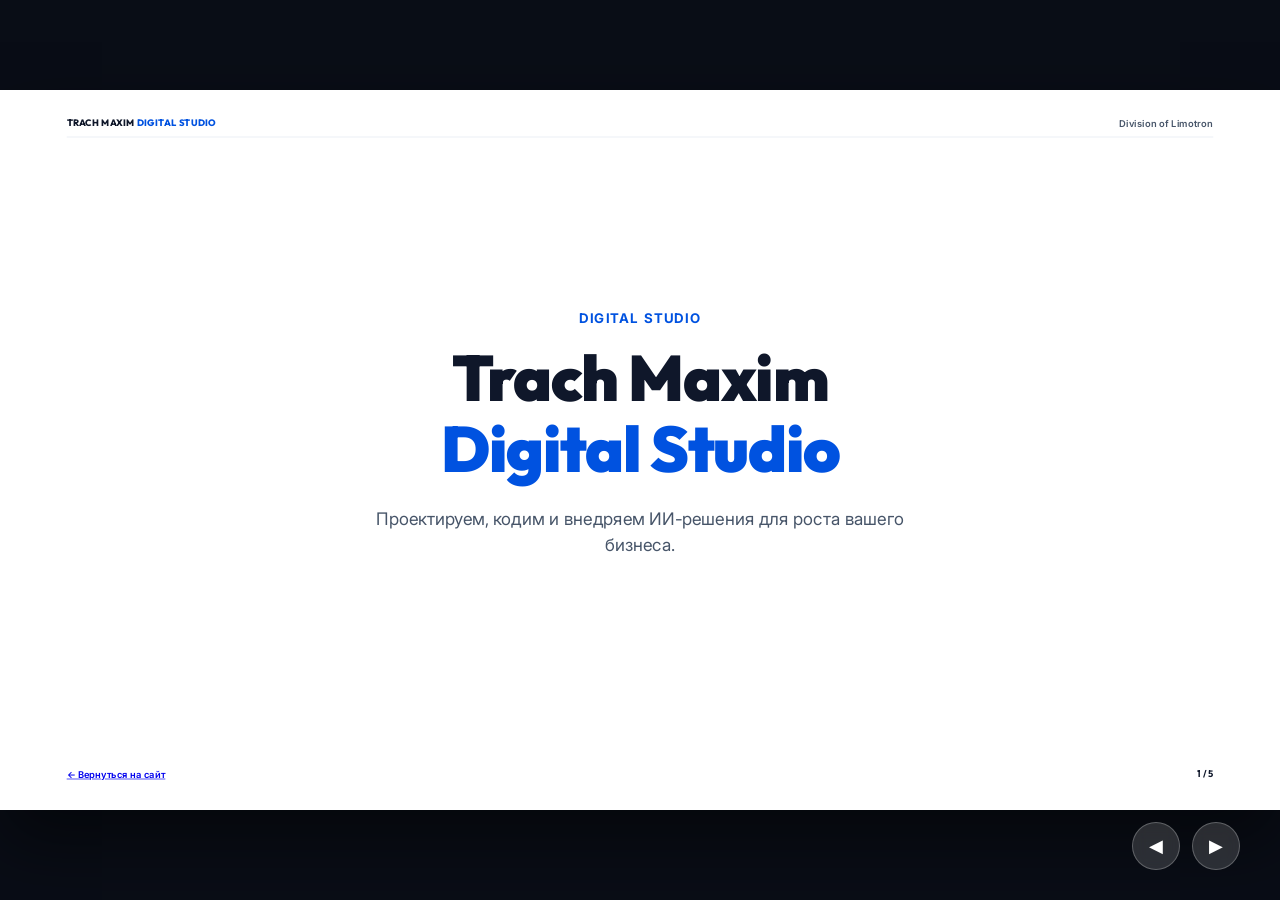
<file: presentation.html>
<!DOCTYPE html>
<html lang="ru">
<head>
    <meta charset="UTF-8">
    <meta name="viewport" content="width=device-width, initial-scale=1.0">
    <title>Trach Maxim Digital Studio — Pitch Deck</title>
    <!-- Fonts -->
    <link rel="preconnect" href="https://fonts.googleapis.com">
    <link rel="preconnect" href="https://fonts.gstatic.com" crossorigin>
    <link href="https://fonts.googleapis.com/css2?family=Inter:wght@400;500;600&family=Outfit:wght@400;500;600;700;800;900&display=swap" rel="stylesheet">

    <style>
        /* ===========================================
           CSS CUSTOM PROPERTIES (THEME)
           =========================================== */
        :root {
            --bg-primary: #ffffff;
            --bg-secondary: #f8fafc;
            --text-primary: #0f172a;
            --text-secondary: #475569;
            --accent: #0052e0;
            --accent-glow: rgba(0, 82, 224, 0.15);
            --border-color: #e2e8f0;

            --font-display: 'Outfit', sans-serif;
            --font-body: 'Inter', sans-serif;

            /* Slide design system constants */
            --slide-padding: 80px 100px;
            --ease-out-expo: cubic-bezier(0.16, 1, 0.3, 1);
            --ease-in-out-smooth: cubic-bezier(0.85, 0, 0.15, 1);
            --duration-normal: 1s;
        }

        /* Reset & Base locking */
        * {
            margin: 0;
            padding: 0;
            box-sizing: border-box;
        }

        /* ===========================================
           MANDATORY 16:9 PORT-BASE STYLES
           =========================================== */
        html, body {
            width: 100%;
            height: 100%;
            margin: 0;
            overflow: hidden;
            background: #090d16;
            font-family: var(--font-body);
            color: var(--text-secondary);
        }

        .deck-viewport {
            position: fixed;
            inset: 0;
            overflow: hidden;
            background: #090d16;
            display: flex;
            align-items: center;
            justify-content: center;
        }

        .deck-stage {
            position: absolute;
            left: 0;
            top: 0;
            width: 1920px;
            height: 1080px;
            overflow: hidden;
            transform-origin: 0 0;
            background: var(--bg-primary);
            box-shadow: 0 50px 100px rgba(0, 0, 0, 0.5);
        }

        .slide {
            position: absolute;
            inset: 0;
            width: 1920px;
            height: 1080px;
            overflow: hidden;
            display: flex;
            flex-direction: column;
            justify-content: center;
            padding: var(--slide-padding);
            background: var(--bg-primary);
            
            /* Slide Transitions (Cinematic Horizontal Pan) */
            visibility: hidden;
            opacity: 0;
            transform: translateX(200px) scale(0.98);
            transition: opacity var(--duration-normal) var(--ease-in-out-smooth),
                        transform var(--duration-normal) var(--ease-in-out-smooth),
                        visibility var(--duration-normal) var(--ease-in-out-smooth);
        }

        /* Slide states set by JavaScript */
        .slide.active {
            visibility: visible;
            opacity: 1;
            transform: translateX(0) scale(1);
            z-index: 10;
        }

        .slide.past {
            transform: translateX(-200px) scale(0.98);
        }

        .slide.future {
            transform: translateX(200px) scale(0.98);
        }

        img, video, canvas, svg {
            max-width: 100%;
            max-height: 100%;
        }

        /* Slide navigation overlay chrome */
        .deck-chrome {
            position: absolute;
            left: 100px;
            right: 100px;
            z-index: 100;
            display: flex;
            justify-content: space-between;
            align-items: center;
            font-size: 14px;
            font-weight: 600;
            color: var(--text-muted);
            pointer-events: none;
        }
        .deck-header {
            top: 40px;
            border-bottom: 1px solid var(--border-color);
            padding-bottom: 12px;
            color: var(--text-secondary);
        }
        .deck-footer {
            bottom: 45px;
        }
        .deck-chrome span, .deck-chrome a {
            pointer-events: auto;
        }
        .logo-text {
            font-family: var(--font-display);
            font-weight: 800;
            letter-spacing: 0.5px;
            color: var(--text-primary);
        }
        .logo-text span {
            color: var(--accent);
        }
        .slide-indicator {
            font-family: var(--font-display);
            font-weight: 700;
            color: var(--text-primary);
        }

        /* Outside stage navigation controls */
        .deck-controls {
            position: fixed;
            bottom: 30px;
            right: 40px;
            z-index: 1000;
            display: flex;
            gap: 12px;
        }
        .control-btn {
            width: 48px;
            height: 48px;
            border-radius: 50%;
            background: rgba(255, 255, 255, 0.15);
            backdrop-filter: blur(8px);
            border: 1px solid rgba(255, 255, 255, 0.25);
            color: #ffffff;
            font-size: 18px;
            display: flex;
            align-items: center;
            justify-content: center;
            cursor: pointer;
            transition: all var(--transition-fast, 0.2s);
        }
        .control-btn:hover {
            background: rgba(255, 255, 255, 0.3);
            transform: scale(1.05);
        }

        /* ===========================================
           ELEMENTS ENTRANCE ANIMATIONS
           =========================================== */
        .reveal {
            opacity: 0;
            transform: translateY(30px);
            transition: opacity 0.8s var(--ease-out-expo),
                        transform 0.8s var(--ease-out-expo),
                        filter 0.8s var(--ease-out-expo);
        }

        .slide.active .reveal {
            opacity: 1;
            transform: translateY(0);
        }

        .reveal-scale {
            opacity: 0;
            transform: scale(0.95);
            transition: opacity 0.8s var(--ease-out-expo), transform 0.8s var(--ease-out-expo);
        }
        .slide.active .reveal-scale {
            opacity: 1;
            transform: scale(1);
        }

        /* Staggered Delay timings */
        .reveal:nth-child(1) { transition-delay: 0.1s; }
        .reveal:nth-child(2) { transition-delay: 0.2s; }
        .reveal:nth-child(3) { transition-delay: 0.3s; }
        .reveal:nth-child(4) { transition-delay: 0.4s; }
        .reveal:nth-child(5) { transition-delay: 0.5s; }

        /* ===========================================
           SLIDE CONTENT SPECIFIC LAYOUTS
           =========================================== */
        
        /* Slide 1: Welcome */
        .welcome-content {
            text-align: center;
            max-width: 1200px;
            margin: 0 auto;
        }
        .welcome-eyebrow {
            font-size: 20px;
            font-weight: 700;
            color: var(--accent);
            letter-spacing: 2px;
            margin-bottom: 24px;
            text-transform: uppercase;
        }
        .welcome-title {
            font-family: var(--font-display);
            font-size: 96px;
            font-weight: 900;
            line-height: 1.1;
            letter-spacing: -2px;
            color: var(--text-primary);
            margin-bottom: 32px;
        }
        .welcome-desc {
            font-size: 26px;
            color: var(--text-secondary);
            max-width: 800px;
            margin: 0 auto 48px auto;
            line-height: 1.5;
        }

        /* Slide Grid Layouts */
        .slide-header-block {
            margin-bottom: 60px;
        }
        .slide-eyebrow {
            font-size: 16px;
            font-weight: 700;
            color: var(--accent);
            letter-spacing: 1.5px;
            text-transform: uppercase;
            margin-bottom: 12px;
        }
        .slide-title {
            font-family: var(--font-display);
            font-size: 56px;
            font-weight: 800;
            color: var(--text-primary);
            letter-spacing: -1px;
        }

        /* 2 Column Split Layout */
        .split-layout {
            display: grid;
            grid-template-columns: 1fr 1.2fr;
            gap: 80px;
            align-items: center;
        }

        .services-list-grid {
            display: grid;
            grid-template-columns: 1fr 1fr;
            gap: 28px;
        }
        .service-mini-card {
            background-color: var(--bg-secondary);
            border: 1px solid var(--border-color);
            border-radius: var(--radius-md);
            padding: 36px;
            transition: transform var(--transition-normal);
        }
        .service-mini-card h3 {
            font-size: 22px;
            font-weight: 700;
            color: var(--text-primary);
            margin-bottom: 12px;
        }
        .service-mini-card p {
            font-size: 15px;
            color: var(--text-secondary);
            line-height: 1.5;
        }

        /* Cases Layout */
        .cases-slide-wrapper {
            display: grid;
            grid-template-columns: repeat(3, 1fr);
            gap: 36px;
        }
        .case-slide-card {
            border: 1px solid var(--border-color);
            border-radius: var(--radius-lg);
            overflow: hidden;
            background-color: var(--bg-primary);
        }
        .case-slide-image {
            height: 200px;
            display: flex;
            align-items: center;
            justify-content: center;
            color: #ffffff;
            font-size: 18px;
            font-weight: 700;
            font-family: var(--font-display);
        }
        .bg-gradient-blue { background: linear-gradient(135deg, #1d4ed8 0%, #1e40af 100%); }
        .bg-gradient-dark { background: linear-gradient(135deg, #0f172a 0%, #1e293b 100%); }
        .bg-gradient-black { background: linear-gradient(135deg, #020617 0%, #0f172a 100%); }
        
        .case-slide-content {
            padding: 28px;
        }
        .case-slide-content h3 {
            font-size: 24px;
            font-weight: 700;
            color: var(--text-primary);
            margin-bottom: 12px;
        }
        .case-slide-content p {
            font-size: 15px;
            color: var(--text-secondary);
            line-height: 1.5;
            margin-bottom: 20px;
        }
        .case-slide-badges {
            display: flex;
            gap: 8px;
        }
        .badge-pill {
            font-size: 12px;
            background-color: var(--bg-secondary);
            border: 1px solid var(--border-color);
            padding: 4px 10px;
            border-radius: var(--radius-sm);
        }

        /* Why Us Layout */
        .why-slide-grid {
            display: grid;
            grid-template-columns: repeat(3, 1fr);
            gap: 36px;
        }
        .why-slide-item {
            background-color: var(--bg-secondary);
            border: 1px solid var(--border-color);
            border-radius: var(--radius-lg);
            padding: 40px;
        }
        .why-slide-item h3 {
            font-size: 24px;
            font-weight: 700;
            color: var(--text-primary);
            margin-bottom: 16px;
        }
        .why-slide-item p {
            font-size: 16px;
            color: var(--text-secondary);
            line-height: 1.5;
        }

        /* Contact Slide split */
        .contact-slide-split {
            display: grid;
            grid-template-columns: 1fr 1fr;
            gap: 80px;
            align-items: center;
        }
        .contact-slide-info h2 {
            font-family: var(--font-display);
            font-size: 64px;
            font-weight: 800;
            line-height: 1.1;
            margin-bottom: 24px;
        }
        .contact-slide-info p {
            font-size: 20px;
            color: var(--text-secondary);
            line-height: 1.5;
            margin-bottom: 40px;
        }
        .contact-pill-item {
            display: flex;
            align-items: center;
            gap: 12px;
            font-size: 18px;
            font-weight: 600;
            color: var(--text-primary);
            margin-bottom: 16px;
        }
        .contact-pill-item span {
            color: var(--accent);
        }

        .contact-slide-box {
            background-color: var(--bg-secondary);
            border: 1px solid var(--border-color);
            padding: 48px;
            border-radius: var(--radius-lg);
        }
        .contact-slide-box h3 {
            font-size: 28px;
            font-weight: 800;
            margin-bottom: 28px;
        }
        .box-input {
            width: 100%;
            background-color: var(--bg-primary);
            border: 1px solid var(--border-color);
            padding: 16px 20px;
            font-size: 16px;
            border-radius: 8px;
            outline: none;
            margin-bottom: 20px;
        }
        .box-textarea {
            height: 120px;
            resize: none;
        }

        /* ===========================================
           INLINE EDITING STYLES
           =========================================== */
        .edit-hotzone {
            position: fixed;
            top: 0;
            left: 0;
            width: 80px;
            height: 80px;
            z-index: 10000;
            cursor: pointer;
        }
        .edit-toggle {
            position: fixed;
            top: 20px;
            left: 20px;
            width: 44px;
            height: 44px;
            border-radius: 50%;
            background-color: var(--text-primary);
            color: var(--bg-primary);
            border: none;
            cursor: pointer;
            display: flex;
            align-items: center;
            justify-content: center;
            font-size: 18px;
            opacity: 0;
            pointer-events: none;
            transition: opacity 0.3s ease, transform 0.2s ease;
            z-index: 10001;
            box-shadow: 0 10px 20px rgba(0,0,0,0.3);
        }
        .edit-toggle.show,
        .edit-toggle.active {
            opacity: 1;
            pointer-events: auto;
        }
        .edit-toggle:hover {
            transform: scale(1.05);
        }
        
        [contenteditable="true"] {
            outline: 2px dashed var(--accent);
            outline-offset: 4px;
            border-radius: 4px;
            cursor: text;
        }
        [contenteditable="true"]:focus {
            outline: 2px solid var(--accent);
            background-color: rgba(0, 82, 224, 0.03);
        }
    </style>
</head>
<body>

    <!-- Editor controls -->
    <div class="edit-hotzone"></div>
    <button class="edit-toggle" id="editToggle" title="Toggle Edit Mode (E)">✏️</button>

    <div class="deck-viewport">
        <!-- 16:9 Presentation Stage -->
        <main class="deck-stage" id="deckStage">
            
            <!-- Global Chrome Header -->
            <div class="deck-chrome deck-header">
                <span class="logo-text">TRACH MAXIM <span>DIGITAL STUDIO</span></span>
                <span>Division of Limotron</span>
            </div>

            <!-- Global Chrome Footer -->
            <div class="deck-chrome deck-footer">
                <a href="index.html" class="back-link">&larr; Вернуться на сайт</a>
                <span class="slide-indicator" id="slideIndicator">1 / 5</span>
            </div>

            <!-- Slide 1: Welcome Title -->
            <section class="slide welcome-slide active">
                <div class="welcome-content">
                    <div class="welcome-eyebrow reveal" contenteditable="false">Digital Studio</div>
                    <h1 class="welcome-title reveal" contenteditable="false">Trach Maxim<br><span style="color: var(--accent);">Digital Studio</span></h1>
                    <p class="welcome-desc reveal" contenteditable="false">Проектируем, кодим и внедряем ИИ-решения для роста вашего бизнеса.</p>
                </div>
            </section>

            <!-- Slide 2: Services -->
            <section class="slide">
                <div class="split-layout">
                    <div class="slide-header-block">
                        <div class="slide-eyebrow reveal" contenteditable="false">Услуги</div>
                        <h2 class="slide-title reveal" contenteditable="false">Что мы делаем для бизнеса</h2>
                    </div>
                    <div class="services-list-grid">
                        <div class="service-mini-card reveal">
                            <h3 contenteditable="false">Мобильные приложения</h3>
                            <p contenteditable="false">Кроссплатформенные приложения на React Native для iOS и Android с нативной производительностью.</p>
                        </div>
                        <div class="service-mini-card reveal">
                            <h3 contenteditable="false">Веб-разработка</h3>
                            <p contenteditable="false">Веб-сервисы, дашборды и лендинги любой сложности. Современный стек, чистый код и высокая скорость.</p>
                        </div>
                        <div class="service-mini-card reveal">
                            <h3 contenteditable="false">ИИ и автоматизация</h3>
                            <p contenteditable="false">Telegram-боты с ИИ, интеграция нейросетей и автоматизация бизнес-процессов любой сложности.</p>
                        </div>
                        <div class="service-mini-card reveal">
                            <h3 contenteditable="false">UI/UX дизайн</h3>
                            <p contenteditable="false">Проектируем интуитивные и эстетичные интерфейсы, которые повышают конверсию и удерживают пользователей.</p>
                        </div>
                    </div>
                </div>
            </section>

            <!-- Slide 3: Cases -->
            <section class="slide">
                <div class="slide-header-block" style="margin-bottom: 40px;">
                    <div class="slide-eyebrow reveal" contenteditable="false">Кейсы</div>
                    <h2 class="slide-title reveal" contenteditable="false">Реальные проекты — реальные результаты</h2>
                </div>
                <div class="cases-slide-wrapper">
                    <div class="case-slide-card reveal">
                        <div class="case-slide-image bg-gradient-blue">Mobile App</div>
                        <div class="case-slide-content">
                            <h3 contenteditable="false">FinTrack</h3>
                            <p contenteditable="false">Приложение для управления личными финансами с аналитикой на основе ИИ.</p>
                            <div class="case-slide-badges">
                                <span class="badge-pill">React Native</span>
                                <span class="badge-pill">AI</span>
                            </div>
                        </div>
                    </div>
                    <div class="case-slide-card reveal">
                        <div class="case-slide-image bg-gradient-dark">Web App</div>
                        <div class="case-slide-content">
                            <h3 contenteditable="false">Sales Dashboard</h3>
                            <p contenteditable="false">Дашборд для анализа продаж и ключевых метрик в реальном времени.</p>
                            <div class="case-slide-badges">
                                <span class="badge-pill">Next.js</span>
                                <span class="badge-pill">TypeScript</span>
                            </div>
                        </div>
                    </div>
                    <div class="case-slide-card reveal">
                        <div class="case-slide-image bg-gradient-black">AI Bot</div>
                        <div class="case-slide-content">
                            <h3 contenteditable="false">AI Assistant Bot</h3>
                            <p contenteditable="false">Telegram-бот с ИИ для поддержки клиентов и автоматизации обработки заявок.</p>
                            <div class="case-slide-badges">
                                <span class="badge-pill">Python</span>
                                <span class="badge-pill">OpenAI</span>
                            </div>
                        </div>
                    </div>
                </div>
            </section>

            <!-- Slide 4: Why Us -->
            <section class="slide">
                <div class="slide-header-block" style="margin-bottom: 60px;">
                    <div class="slide-eyebrow reveal" contenteditable="false">Преимущества</div>
                    <h2 class="slide-title reveal" contenteditable="false">Почему выбирают нас</h2>
                </div>
                <div class="why-slide-grid">
                    <div class="why-slide-item reveal">
                        <h3 contenteditable="false">Быстрый запуск MVP</h3>
                        <p contenteditable="false">Запускаем первые версии продукта за недели, а не месяцы, чтобы проверить ваши гипотезы.</p>
                    </div>
                    <div class="why-slide-item reveal">
                        <h3 contenteditable="false">Современный стек</h3>
                        <p contenteditable="false">Используем актуальные надежные технологии и лучшие инженерные практики.</p>
                    </div>
                    <div class="why-slide-item reveal">
                        <h3 contenteditable="false">ИИ-интеграция под ключ</h3>
                        <p contenteditable="false">Внедряем искусственный интеллект для автоматизации и взрывного роста вашего бизнеса.</p>
                    </div>
                </div>
            </section>

            <!-- Slide 5: Contact -->
            <section class="slide">
                <div class="contact-slide-split">
                    <div class="contact-slide-info">
                        <h2 class="reveal" contenteditable="false">Готовы к росту вашего бизнеса?</h2>
                        <p class="reveal" contenteditable="false">Свяжитесь с нами прямо сейчас для обсуждения деталей вашего проекта.</p>
                        <div class="contact-pill-item reveal">
                            <span>TG:</span> @trachmaxim
                        </div>
                        <div class="contact-pill-item reveal">
                            <span>Email:</span> hello@trachmaxim.studio
                        </div>
                    </div>
                    <div class="contact-slide-box reveal">
                        <h3 contenteditable="false">Оставить заявку</h3>
                        <input type="text" class="box-input" placeholder="Ваше имя" disabled>
                        <input type="text" class="box-input" placeholder="Telegram / Email" disabled>
                        <textarea class="box-input box-textarea" placeholder="Кратко опишите задачу" disabled></textarea>
                    </div>
                </div>
            </section>

        </main>
    </div>

    <!-- Widescreen outside controls -->
    <div class="deck-controls">
        <button class="control-btn" id="btnPrev" title="Previous Slide (Left Arrow)">◀</button>
        <button class="control-btn" id="btnNext" title="Next Slide (Right Arrow/Space)">▶</button>
    </div>

    <script>
        /* ===========================================
           SLIDE PRESENTATION DECK CONTROLLER
           =========================================== */
        class SlidePresentation {
            constructor() {
                this.slides = document.querySelectorAll('.slide');
                this.currentSlide = 0;
                this.stage = document.getElementById('deckStage');
                this.indicator = document.getElementById('slideIndicator');
                
                this.setupStageScale();
                this.setupKeyboardNav();
                this.setupTouchNav();
                this.setupClickNav();
                this.loadEditedContent();
                this.showSlide(0);
            }

            // Lock 16:9 stage scaling
            setupStageScale() {
                const scale = () => {
                    const factor = Math.min(window.innerWidth / 1920, window.innerHeight / 1080);
                    const x = (window.innerWidth - 1920 * factor) / 2;
                    const y = (window.innerHeight - 1080 * factor) / 2;
                    this.stage.style.transform = `translate(${x}px, ${y}px) scale(${factor})`;
                };
                scale();
                window.addEventListener('resize', scale);
            }

            setupKeyboardNav() {
                document.addEventListener('keydown', (e) => {
                    // Skip nav if editing text
                    if (document.activeElement.getAttribute('contenteditable') === 'true') {
                        return;
                    }
                    if (e.key === 'ArrowRight' || e.key === ' ' || e.key === 'PageDown') {
                        e.preventDefault();
                        this.next();
                    } else if (e.key === 'ArrowLeft' || e.key === 'Backspace' || e.key === 'PageUp') {
                        e.preventDefault();
                        this.prev();
                    }
                });
            }

            setupTouchNav() {
                let startX = 0;
                document.addEventListener('touchstart', (e) => {
                    startX = e.touches[0].clientX;
                });
                document.addEventListener('touchend', (e) => {
                    if (document.activeElement.getAttribute('contenteditable') === 'true') return;
                    const diffX = e.changedTouches[0].clientX - startX;
                    if (diffX < -50) {
                        this.next();
                    } else if (diffX > 50) {
                        this.prev();
                    }
                });
            }

            setupClickNav() {
                document.getElementById('btnPrev').addEventListener('click', () => this.prev());
                document.getElementById('btnNext').addEventListener('click', () => this.next());
            }

            prev() {
                if (this.currentSlide > 0) {
                    this.showSlide(this.currentSlide - 1);
                }
            }

            next() {
                if (this.currentSlide < this.slides.length - 1) {
                    this.showSlide(this.currentSlide + 1);
                }
            }

            showSlide(index) {
                this.currentSlide = Math.max(0, Math.min(index, this.slides.length - 1));
                this.slides.forEach((slide, i) => {
                    slide.classList.toggle('active', i === this.currentSlide);
                    slide.classList.toggle('visible', i === this.currentSlide);
                    slide.classList.toggle('past', i < this.currentSlide);
                    slide.classList.toggle('future', i > this.currentSlide);
                });
                
                // Update chrome footer slide indicator
                if (this.indicator) {
                    this.indicator.textContent = `${this.currentSlide + 1} / ${this.slides.length}`;
                }
            }

            loadEditedContent() {
                const savedData = localStorage.getItem('trach_maxim_slides_data');
                if (savedData) {
                    try {
                        const parsed = JSON.parse(savedData);
                        const editableElements = document.querySelectorAll('[contenteditable]');
                        editableElements.forEach((el, index) => {
                            if (parsed[index] !== undefined) {
                                el.innerHTML = parsed[index];
                            }
                        });
                    } catch(e) {}
                }
            }
        }

        // ===========================================
        // INLINE TEXT EDITOR LOGIC
        // ===========================================
        class SlidesEditor {
            constructor() {
                this.isActive = false;
                this.toggleBtn = document.getElementById('editToggle');
                this.hotzone = document.querySelector('.edit-hotzone');
                this.editableElements = document.querySelectorAll('.slide [contenteditable]');
                
                this.setupHotzoneHover();
                this.setupKeyboardTrigger();
                this.setupFormSave();
            }

            setupHotzoneHover() {
                let hideTimeout = null;
                this.hotzone.addEventListener('mouseenter', () => {
                    clearTimeout(hideTimeout);
                    this.toggleBtn.classList.add('show');
                });
                this.hotzone.addEventListener('mouseleave', () => {
                    hideTimeout = setTimeout(() => {
                        if (!this.isActive) this.toggleBtn.classList.remove('show');
                    }, 400);
                });
                this.toggleBtn.addEventListener('mouseenter', () => {
                    clearTimeout(hideTimeout);
                });
                this.toggleBtn.addEventListener('mouseleave', () => {
                    hideTimeout = setTimeout(() => {
                        if (!this.isActive) this.toggleBtn.classList.remove('show');
                    }, 400);
                });
                this.toggleBtn.addEventListener('click', () => {
                    this.toggleEditMode();
                });
                this.hotzone.addEventListener('click', () => {
                    this.toggleEditMode();
                });
            }

            setupKeyboardTrigger() {
                document.addEventListener('keydown', (e) => {
                    if ((e.key === 'e' || e.key === 'E') && !e.target.getAttribute('contenteditable')) {
                        this.toggleEditMode();
                    }
                });
            }

            toggleEditMode() {
                this.isActive = !this.isActive;
                this.toggleBtn.classList.toggle('active', this.isActive);
                this.toggleBtn.innerHTML = this.isActive ? '💾' : '✏️';
                
                this.editableElements.forEach(el => {
                    el.setAttribute('contenteditable', this.isActive ? 'true' : 'false');
                });

                if (!this.isActive) {
                    this.saveContent();
                }
            }

            saveContent() {
                const data = [];
                this.editableElements.forEach(el => {
                    data.push(el.innerHTML);
                });
                localStorage.setItem('trach_maxim_slides_data', JSON.stringify(data));
            }

            setupFormSave() {
                // Auto-save when leaving editable field focus
                this.editableElements.forEach(el => {
                    el.addEventListener('blur', () => {
                        if (this.isActive) this.saveContent();
                    });
                });
            }
        }

        const deck = new SlidePresentation();
        const editor = new SlidesEditor();
    </script>
</body>
</html>
</file>
<file: styles.css>
/* -------------------------------------------------------------
   PREMIUM STYLE SHEET FOR TRACH MAXIM DIGITAL STUDIO
   Designed with clean typography, royal blue accent states,
   sleek shadows, robust responsive structures, and modern visual cues.
------------------------------------------------------------- */

/* Custom Properties & Tokens */
:root {
    /* Color Palette */
    --bg-primary: #ffffff;
    --bg-secondary: #f8fafc; /* Very light slate */
    --text-primary: #0f172a; /* Slate-900 */
    --text-secondary: #475569; /* Slate-600 */
    --text-muted: #64748b; /* Slate-500 */
    
    --primary-blue: #0052e0; /* Royal blue */
    --primary-blue-hover: #0041b3;
    --primary-blue-light: rgba(0, 82, 224, 0.06);
    --primary-blue-glow: rgba(0, 82, 224, 0.15);
    
    --border-color: #e2e8f0; /* Slate-200 */
    --border-color-hover: #cbd5e1; /* Slate-300 */
    
    /* System Shadows */
    --shadow-sm: 0 1px 3px rgba(15, 23, 42, 0.05);
    --shadow-md: 0 8px 24px rgba(15, 23, 42, 0.04);
    --shadow-lg: 0 20px 40px rgba(15, 23, 42, 0.06);
    --shadow-xl: 0 30px 60px rgba(15, 23, 42, 0.1);
    
    /* Typography */
    --font-heading: 'Outfit', sans-serif;
    --font-body: 'Inter', sans-serif;
    
    /* Spaces & Radius */
    --radius-sm: 6px;
    --radius-md: 12px;
    --radius-lg: 20px;
    --radius-xl: 32px;
    --transition-fast: 0.2s cubic-bezier(0.4, 0, 0.2, 1);
    --transition-normal: 0.3s cubic-bezier(0.4, 0, 0.2, 1);
}

/* Reset */
*, *::before, *::after {
    box-sizing: border-box;
    margin: 0;
    padding: 0;
}

html {
    scroll-behavior: smooth;
    font-size: 16px;
}

body {
    background-color: var(--bg-primary);
    color: var(--text-secondary);
    font-family: var(--font-body);
    line-height: 1.5;
    overflow-x: hidden;
    -webkit-font-smoothing: antialiased;
}

/* Custom Selection */
::selection {
    background-color: var(--primary-blue);
    color: var(--bg-primary);
}

/* Scrollbar */
::-webkit-scrollbar {
    width: 8px;
}
::-webkit-scrollbar-track {
    background: var(--bg-secondary);
}
::-webkit-scrollbar-thumb {
    background: var(--border-color-hover);
    border-radius: 4px;
}
::-webkit-scrollbar-thumb:hover {
    background: var(--text-muted);
}

/* Container */
.container {
    width: 100%;
    max-width: 1200px;
    margin: 0 auto;
    padding: 0 24px;
}

/* Base Headings & Typography */
h1, h2, h3, h4, h5, h6 {
    font-family: var(--font-heading);
    color: var(--text-primary);
    font-weight: 700;
}

a {
    color: inherit;
    text-decoration: none;
    transition: color var(--transition-fast);
}

/* Buttons */
.btn {
    display: inline-flex;
    align-items: center;
    justify-content: center;
    padding: 12px 24px;
    font-family: var(--font-body);
    font-weight: 600;
    font-size: 14px;
    border-radius: var(--radius-xl);
    cursor: pointer;
    transition: all var(--transition-fast);
    border: none;
    gap: 8px;
    white-space: nowrap;
}

.btn-telegram {
    background-color: var(--primary-blue);
    color: var(--bg-primary);
}
.btn-telegram:hover {
    background-color: var(--primary-blue-hover);
    transform: translateY(-1px);
    box-shadow: 0 4px 12px var(--primary-blue-glow);
}

.btn-outline {
    background-color: transparent;
    color: var(--text-primary);
    border: 1px solid var(--border-color);
}
.btn-outline:hover {
    border-color: var(--text-primary);
    background-color: var(--bg-secondary);
    transform: translateY(-1px);
}

.btn-dark {
    background-color: #0f172a;
    color: #ffffff;
}
.btn-dark:hover {
    background-color: #1e293b;
    transform: translateY(-1px);
}

.btn-block {
    width: 100%;
}

.btn-sm {
    padding: 8px 16px;
    font-size: 13px;
    border-radius: var(--radius-md);
}

.btn-icon {
    width: 18px;
    height: 18px;
}

/* Division Banner */
.top-division-banner {
    background-color: var(--bg-primary);
    border-bottom: 1px solid var(--border-color);
    padding: 8px 0;
    font-size: 11px;
    font-family: var(--font-body);
    color: var(--text-muted);
    font-weight: 500;
}
.division-content {
    display: flex;
    align-items: center;
    gap: 6px;
}
.division-icon {
    width: 12px;
    height: 12px;
}

/* Navigation Header */
.main-header {
    position: sticky;
    top: 0;
    left: 0;
    width: 100%;
    background-color: rgba(255, 255, 255, 0.95);
    backdrop-filter: blur(8px);
    border-bottom: 1px solid var(--border-color);
    z-index: 100;
    padding: 14px 0;
    transition: padding var(--transition-fast);
}
.header-container {
    display: flex;
    align-items: center;
    justify-content: space-between;
}

/* Logo Block */
.logo-block {
    display: flex;
    flex-direction: column;
}
.logo-title {
    font-family: var(--font-heading);
    font-weight: 900;
    font-size: 20px;
    letter-spacing: 0.5px;
    color: var(--text-primary);
    line-height: 1.1;
}
.logo-subtitle {
    font-family: var(--font-heading);
    font-weight: 700;
    font-size: 9px;
    letter-spacing: 2px;
    color: var(--primary-blue);
    margin-top: -1px;
}

/* Desktop Navigation */
.desktop-nav {
    display: flex;
    align-items: center;
    gap: 32px;
}
.nav-item {
    font-family: var(--font-body);
    font-weight: 500;
    font-size: 14px;
    color: var(--text-secondary);
}
.nav-item:hover {
    color: var(--primary-blue);
}

.header-cta-group {
    display: flex;
    align-items: center;
    gap: 16px;
}

/* Mobile Toggle */
.mobile-menu-toggle {
    display: none;
    flex-direction: column;
    gap: 5px;
    background: none;
    border: none;
    cursor: pointer;
    padding: 6px;
}
.toggle-bar {
    width: 20px;
    height: 2px;
    background-color: var(--text-primary);
    border-radius: 1px;
    transition: transform var(--transition-fast), opacity var(--transition-fast);
}

/* Mobile Drawer */
.mobile-drawer {
    position: fixed;
    top: 0;
    right: -280px;
    width: 280px;
    height: 100vh;
    background-color: var(--bg-primary);
    box-shadow: -5px 0 30px rgba(0, 0, 0, 0.1);
    z-index: 1000;
    display: flex;
    flex-direction: column;
    padding: 24px;
    transition: right var(--transition-normal);
}
.mobile-drawer.open {
    right: 0;
}
.drawer-header {
    display: flex;
    align-items: center;
    justify-content: space-between;
    margin-bottom: 40px;
}
.drawer-close {
    background: none;
    border: none;
    font-size: 28px;
    cursor: pointer;
    color: var(--text-primary);
    padding: 4px;
    line-height: 1;
}
.mobile-nav {
    display: flex;
    flex-direction: column;
    gap: 24px;
    flex-grow: 1;
}
.mobile-nav-item {
    font-family: var(--font-heading);
    font-size: 18px;
    font-weight: 600;
    color: var(--text-primary);
}
.mobile-nav-item:hover {
    color: var(--primary-blue);
}
.drawer-cta {
    margin-top: auto;
}
.drawer-overlay {
    position: fixed;
    top: 0;
    left: 0;
    width: 100%;
    height: 100vh;
    background-color: rgba(15, 23, 42, 0.3);
    backdrop-filter: blur(4px);
    z-index: 999;
    opacity: 0;
    pointer-events: none;
    transition: opacity var(--transition-normal);
}
.drawer-overlay.open {
    opacity: 1;
    pointer-events: auto;
}

/* Hero Section */
.hero-section {
    padding: 80px 0 60px 0;
    position: relative;
    background-color: var(--bg-primary);
}
.hero-grid-container {
    display: grid;
    grid-template-columns: 1.1fr 0.9fr;
    gap: 60px;
    align-items: center;
    margin-bottom: 80px;
}
.hero-text-block {
    display: flex;
    flex-direction: column;
}
.hero-eyebrow {
    font-size: 13px;
    font-weight: 700;
    color: var(--primary-blue);
    letter-spacing: 1.5px;
    margin-bottom: 16px;
}
.hero-heading {
    font-size: 56px;
    font-weight: 800;
    line-height: 1.1;
    letter-spacing: -1.5px;
    margin-bottom: 20px;
}
.color-accent {
    color: var(--primary-blue);
}
.hero-subheading {
    font-size: 18px;
    color: var(--text-secondary);
    line-height: 1.5;
    margin-bottom: 36px;
    max-width: 520px;
}
.hero-buttons {
    display: flex;
    gap: 16px;
    align-items: center;
}
.arrow-down-icon {
    width: 16px;
    height: 16px;
}

/* Hero Mockup Block */
.hero-mockup-block {
    position: relative;
    display: flex;
    justify-content: center;
    align-items: center;
    perspective: 1200px;
}
.mockup-bg-glow {
    position: absolute;
    width: 320px;
    height: 320px;
    background: radial-gradient(circle, rgba(0, 82, 224, 0.16) 0%, transparent 70%);
    filter: blur(40px);
    z-index: 1;
    pointer-events: none;
}
.floating-dot {
    position: absolute;
    width: 10px;
    height: 10px;
    background-color: var(--primary-blue);
    border-radius: 50%;
    box-shadow: 0 0 10px var(--primary-blue), 0 0 20px var(--primary-blue);
    z-index: 3;
    animation: floatBubble 4s infinite alternate ease-in-out;
}
.dot-1 {
    top: 15%;
    left: 10%;
    animation-delay: 0s;
}
.dot-2 {
    bottom: 30%;
    right: 12%;
    animation-delay: 2s;
}
@keyframes floatBubble {
    0% { transform: translateY(0px) scale(1); }
    100% { transform: translateY(-12px) scale(1.1); }
}
.device-phone {
    width: 290px;
    height: 590px;
    background-color: #0c101a;
    border: 9px solid #1e293b;
    border-radius: 40px;
    box-shadow: -20px 20px 40px rgba(0, 0, 0, 0.15), -40px 40px 80px rgba(15, 23, 42, 0.25);
    overflow: hidden;
    position: relative;
    z-index: 2;
    transform: rotateX(12deg) rotateY(-24deg) rotateZ(6deg) scale(0.95);
    transform-style: preserve-3d;
    transition: transform 0.5s ease, box-shadow 0.5s ease;
}
.device-phone:hover {
    transform: rotateX(8deg) rotateY(-18deg) rotateZ(4deg) scale(0.98);
    box-shadow: -15px 15px 30px rgba(0, 0, 0, 0.2), -30px 30px 60px rgba(15, 23, 42, 0.3);
}
.phone-screen {
    width: 100%;
    height: 100%;
    display: flex;
    flex-direction: column;
    background-color: #090d16;
    color: #ffffff;
}
.phone-status-bar {
    height: 36px;
    display: flex;
    align-items: center;
    justify-content: space-between;
    padding: 0 20px;
    font-size: 11px;
    font-weight: 600;
}
.phone-island {
    width: 90px;
    height: 20px;
    background-color: #1e293b;
    border-radius: 10px;
    position: absolute;
    top: 6px;
    left: 50%;
    transform: translateX(-50%);
}
.status-icons {
    display: flex;
    align-items: center;
    gap: 6px;
}
.status-wifi, .status-battery {
    width: 14px;
    height: 14px;
}

/* Smartphone App Mockup UI */
.app-container {
    padding: 16px;
    display: flex;
    flex-direction: column;
    flex-grow: 1;
}
.app-header {
    display: flex;
    align-items: center;
    justify-content: space-between;
    font-size: 14px;
    font-weight: 600;
    margin-bottom: 24px;
}
.app-menu-dots {
    width: 18px;
    height: 18px;
    opacity: 0.7;
}
.app-balance-card {
    background: linear-gradient(135deg, rgba(255,255,255,0.06) 0%, rgba(255,255,255,0.02) 100%);
    border: 1px solid rgba(255,255,255,0.08);
    border-radius: var(--radius-md);
    padding: 18px;
    margin-bottom: 16px;
}
.balance-label {
    font-size: 11px;
    color: #94a3b8;
    display: block;
    margin-bottom: 6px;
}
.balance-amount {
    font-size: 24px;
    font-weight: 800;
    letter-spacing: -0.5px;
}
.app-chart-wrap {
    height: 60px;
    margin-bottom: 28px;
    overflow: hidden;
    position: relative;
}
.spark-chart {
    width: 100%;
    height: 100%;
}
.app-transactions {
    display: flex;
    flex-direction: column;
    gap: 12px;
}
.transactions-title {
    font-size: 13px;
    color: #94a3b8;
    margin-bottom: 4px;
}
.transaction-item {
    display: flex;
    align-items: center;
    gap: 12px;
}
.t-icon-container {
    width: 34px;
    height: 34px;
    background-color: rgba(255, 255, 255, 0.05);
    border-radius: 50%;
    display: flex;
    align-items: center;
    justify-content: center;
    color: #ffffff;
    flex-shrink: 0;
}
.t-icon-container.spotify {
    color: #1db954;
}
.t-svg-icon {
    width: 16px;
    height: 16px;
}
.t-details {
    display: flex;
    flex-direction: column;
    flex-grow: 1;
}
.t-name {
    font-size: 12px;
    font-weight: 600;
}
.t-time {
    font-size: 10px;
    color: #94a3b8;
}
.t-amount {
    font-size: 12px;
    font-weight: 700;
}
.t-amount.negative {
    color: #f1f5f9;
}
.t-amount.positive {
    color: #10b981;
}

/* Feature Pillars Bar */
.hero-features-bar {
    border-top: 1px solid var(--border-color);
    padding-top: 50px;
}
.features-grid {
    display: grid;
    grid-template-columns: repeat(3, 1fr);
    gap: 32px;
}
.feature-pillar {
    display: flex;
    gap: 16px;
    align-items: flex-start;
}
.pillar-icon-box {
    width: 44px;
    height: 44px;
    background-color: var(--primary-blue-light);
    color: var(--primary-blue);
    border-radius: 50%;
    display: flex;
    align-items: center;
    justify-content: center;
    flex-shrink: 0;
}
.pillar-icon {
    width: 20px;
    height: 20px;
}
.pillar-content h3 {
    font-size: 16px;
    font-weight: 700;
    margin-bottom: 6px;
}
.pillar-content p {
    font-size: 13.5px;
    color: var(--text-secondary);
    line-height: 1.4;
}

/* Base Sections Header Utility */
.section-label {
    font-size: 12px;
    font-weight: 700;
    color: var(--primary-blue);
    letter-spacing: 1.5px;
    margin-bottom: 12px;
    text-align: center;
}
.section-heading-main {
    font-size: 36px;
    font-weight: 800;
    text-align: center;
    letter-spacing: -1px;
    margin-bottom: 16px;
}
.section-subtext-main {
    font-size: 16px;
    color: var(--text-secondary);
    text-align: center;
    max-width: 600px;
    margin: 0 auto 56px auto;
}

/* Services Section */
.services-section-block {
    background-color: var(--bg-secondary);
    padding: 80px 0;
    border-top: 1px solid var(--border-color);
    border-bottom: 1px solid var(--border-color);
}
.services-grid-wrapper {
    display: grid;
    grid-template-columns: repeat(4, 1fr);
    gap: 24px;
}
.service-detail-card {
    background-color: var(--bg-primary);
    border: 1px solid var(--border-color);
    border-radius: var(--radius-lg);
    padding: 32px;
    display: flex;
    flex-direction: column;
    transition: border-color var(--transition-normal), transform var(--transition-normal), box-shadow var(--transition-normal);
}
.service-detail-card:hover {
    border-color: var(--primary-blue);
    transform: translateY(-2px);
    box-shadow: var(--shadow-lg);
}
.service-icon-container {
    width: 48px;
    height: 48px;
    background-color: var(--primary-blue-light);
    color: var(--primary-blue);
    border-radius: 12px;
    display: flex;
    align-items: center;
    justify-content: center;
    margin-bottom: 24px;
}
.service-svg-icon {
    width: 22px;
    height: 22px;
}
.service-card-title {
    font-size: 18px;
    font-weight: 700;
    margin-bottom: 12px;
}
.service-card-desc {
    font-size: 13.5px;
    color: var(--text-secondary);
    line-height: 1.45;
    margin-bottom: 24px;
    flex-grow: 1;
}
.service-card-link {
    display: inline-flex;
    align-items: center;
    gap: 6px;
    font-size: 13.5px;
    font-weight: 600;
    color: var(--primary-blue);
}
.arrow-right-icon {
    width: 14px;
    height: 14px;
    transition: transform var(--transition-fast);
}
.service-card-link:hover .arrow-right-icon {
    transform: translateX(4px);
}
.mobile-services-more {
    display: none;
    margin-top: 24px;
}

/* Cases Section */
.cases-section-block {
    padding: 80px 0;
}
.cases-section-header {
    display: flex;
    align-items: flex-end;
    justify-content: space-between;
    margin-bottom: 40px;
}
.cases-section-header .section-subtext-main {
    margin-bottom: 0;
}
.text-left {
    text-align: left;
}
.cases-github-link {
    display: inline-flex;
    align-items: center;
    gap: 6px;
    font-size: 14px;
    font-weight: 600;
    color: var(--primary-blue);
}
.cases-github-link:hover .arrow-right-icon {
    transform: translateX(4px);
}
.cases-grid-wrapper {
    display: grid;
    grid-template-columns: repeat(3, 1fr);
    gap: 32px;
}
.case-card-item {
    background-color: var(--bg-primary);
    border: 1px solid var(--border-color);
    border-radius: var(--radius-lg);
    overflow: hidden;
    display: flex;
    flex-direction: column;
    transition: all 0.3s ease;
}
.case-card-item:hover {
    transform: translateY(-6px);
    border-color: var(--primary-blue);
    box-shadow: 0 12px 30px rgba(29, 78, 216, 0.15);
}
.case-image-holder {
    height: 210px;
    position: relative;
    display: flex;
    align-items: center;
    justify-content: center;
    overflow: hidden;
}
.vibe-bg-1 { background: linear-gradient(135deg, #020617 0%, #0f172a 50%, #1d4ed8 100%); }
.vibe-bg-2 { background: linear-gradient(135deg, #090d16 0%, #111827 60%, #2563eb 100%); }
.vibe-bg-3 { background: linear-gradient(135deg, #030712 0%, #1e1b4b 60%, #06b6d4 100%); }

.case-tag {
    position: absolute;
    top: 16px;
    left: 16px;
    background-color: rgba(255, 255, 255, 0.16);
    backdrop-filter: blur(8px);
    border: 1px solid rgba(255, 255, 255, 0.2);
    color: #ffffff;
    padding: 4px 12px;
    font-size: 11px;
    font-weight: 600;
    border-radius: 100px;
    z-index: 3;
}

/* Procedural App Simulation Inside Cards */
.case-mock-screen {
    width: 140px;
    height: 140px;
    background-color: rgba(255, 255, 255, 0.05);
    border: 1px solid rgba(255, 255, 255, 0.1);
    border-radius: var(--radius-md);
    padding: 12px;
    display: flex;
    flex-direction: column;
    gap: 8px;
    transform: translateY(20px);
    transition: transform var(--transition-normal);
}
.case-card-item:hover .case-mock-screen {
    transform: translateY(12px);
}
.phone-screen-mock {
    width: 100px;
    height: 160px;
    border-radius: 16px 16px 0 0;
}
.case-mock-nav {
    height: 8px;
    background-color: rgba(255,255,255,0.1);
    border-radius: 4px;
}
.case-mock-chart {
    display: flex;
    align-items: flex-end;
    justify-content: space-between;
    flex-grow: 1;
    height: 50px;
    padding: 4px;
}
.mock-bar {
    width: 8px;
    background-color: var(--bg-primary);
    opacity: 0.8;
    border-radius: 2px;
}
.web-screen-mock {
    width: 160px;
    height: 100px;
    flex-direction: row;
    padding: 0;
    overflow: hidden;
}
.case-mock-sidebar {
    width: 32px;
    background-color: rgba(255,255,255,0.06);
    border-right: 1px solid rgba(255,255,255,0.08);
}
.case-mock-panel {
    flex-grow: 1;
    padding: 10px;
    display: flex;
    flex-direction: column;
    gap: 8px;
}
.panel-header {
    height: 8px;
    background-color: rgba(255,255,255,0.08);
    border-radius: 4px;
}
.panel-widgets {
    display: flex;
    gap: 6px;
    align-items: center;
    flex-grow: 1;
}
.widget-circle {
    width: 24px;
    height: 24px;
    border: 2px solid var(--bg-primary);
    border-radius: 50%;
    opacity: 0.7;
}
.widget-lines {
    display: flex;
    flex-direction: column;
    gap: 4px;
    flex-grow: 1;
}
.w-line {
    height: 4px;
    background-color: rgba(255,255,255,0.1);
    border-radius: 2px;
}
.chat-screen-mock {
    width: 110px;
    height: 140px;
}
.chat-messages-mock {
    display: flex;
    flex-direction: column;
    gap: 8px;
    flex-grow: 1;
    justify-content: flex-end;
}
.msg {
    height: 10px;
    border-radius: 6px;
    width: 60%;
}
.bubble-left {
    background-color: rgba(255,255,255,0.1);
    align-self: flex-start;
}
.bubble-right {
    background-color: var(--bg-primary);
    align-self: flex-end;
}

/* Custom Nomad.ai map route styling */
.route-screen-mock {
    position: relative;
    background-color: rgba(15, 23, 42, 0.6) !important;
    border: 1px solid rgba(255, 255, 255, 0.15) !important;
    overflow: hidden;
}
.mock-route-container {
    position: relative;
    flex-grow: 1;
    width: 100%;
    height: 100%;
}
.mock-route-line {
    position: absolute;
    top: 55%;
    left: 15%;
    width: 70%;
    height: 2px;
    background: repeating-linear-gradient(90deg, rgba(255,255,255,0.2), rgba(255,255,255,0.2) 4px, transparent 4px, transparent 8px);
}
.mock-route-line.path-active {
    background: linear-gradient(90deg, var(--primary-blue), #60a5fa);
    width: 45%;
    height: 2px;
    box-shadow: 0 0 8px rgba(59, 130, 246, 0.5);
}
.mock-route-node {
    position: absolute;
    width: 8px;
    height: 8px;
    border-radius: 50%;
    background-color: rgba(255,255,255,0.4);
    border: 1px solid rgba(255,255,255,0.6);
    transform: translate(-50%, -50%);
}
.start-node {
    top: 55%;
    left: 15%;
    background-color: var(--primary-blue);
    border-color: #60a5fa;
}
.middle-node {
    top: 55%;
    left: 60%;
    background-color: #60a5fa;
    border-color: #93c5fd;
}
.end-node {
    top: 55%;
    left: 85%;
}
.mock-route-pulse {
    position: absolute;
    top: 55%;
    left: 60%;
    width: 16px;
    height: 16px;
    border: 1px solid #60a5fa;
    border-radius: 50%;
    transform: translate(-50%, -50%);
    animation: routePulse 2s infinite ease-out;
}
@keyframes routePulse {
    0% { transform: translate(-50%, -50%) scale(0.5); opacity: 1; }
    100% { transform: translate(-50%, -50%) scale(1.8); opacity: 0; }
}

/* Custom Zircon Wear store styling */
.store-screen-mock {
    display: flex !important;
    flex-direction: column !important;
    padding: 8px !important;
    background-color: rgba(15, 23, 42, 0.7) !important;
    border: 1px solid rgba(255, 255, 255, 0.15) !important;
}
.store-mock-header {
    display: flex;
    justify-content: space-between;
    align-items: center;
    height: 12px;
    margin-bottom: 8px;
    border-bottom: 1px solid rgba(255,255,255,0.08);
    padding-bottom: 4px;
}
.store-mock-logo {
    width: 30px;
    height: 4px;
    background-color: rgba(255,255,255,0.3);
    border-radius: 1px;
}
.store-mock-icons {
    display: flex;
    gap: 4px;
}
.store-mock-dot {
    width: 4px;
    height: 4px;
    background-color: rgba(255,255,255,0.2);
    border-radius: 50%;
}
.store-mock-grid {
    display: grid;
    grid-template-columns: 1fr 1fr;
    gap: 8px;
    flex-grow: 1;
}
.store-mock-card {
    background-color: rgba(255, 255, 255, 0.03);
    border: 1px solid rgba(255, 255, 255, 0.05);
    border-radius: 4px;
    padding: 4px;
    display: flex;
    flex-direction: column;
    gap: 4px;
}
.store-card-img {
    flex-grow: 1;
    background: linear-gradient(135deg, rgba(59,130,246,0.1), rgba(147,197,253,0.05));
    border-radius: 2px;
}
.store-card-line {
    height: 3px;
    background-color: rgba(255,255,255,0.15);
    border-radius: 1px;
}
.store-card-line.short {
    width: 60%;
    background-color: rgba(255,255,255,0.1);
}


/* Case Content info */
.case-content-wrapper {
    padding: 24px;
    display: flex;
    flex-direction: column;
    flex-grow: 1;
}
.case-title {
    font-size: 20px;
    font-weight: 700;
    margin-bottom: 8px;
}
.case-desc {
    font-size: 13.5px;
    color: var(--text-secondary);
    line-height: 1.45;
    margin-bottom: 20px;
    flex-grow: 1;
}
.case-tech-badges {
    display: flex;
    flex-wrap: wrap;
    gap: 6px;
    margin-bottom: 24px;
}
.tech-pill {
    font-size: 11px;
    font-weight: 500;
    background-color: var(--bg-secondary);
    color: var(--text-secondary);
    border: 1px solid var(--border-color);
    border-radius: 4px;
    padding: 2px 8px;
}
.case-buttons {
    display: flex;
    gap: 12px;
}
.diagonal-arrow {
    width: 14px;
    height: 14px;
}
.mobile-cases-more {
    display: none;
    margin-top: 24px;
}

/* Why Choose Us Section */
.why-choose-section {
    background-color: var(--bg-secondary);
    padding: 80px 0;
    border-top: 1px solid var(--border-color);
    border-bottom: 1px solid var(--border-color);
}
.why-grid-wrapper {
    display: grid;
    grid-template-columns: repeat(3, 1fr);
    gap: 24px;
}
.why-card-item {
    background-color: var(--bg-primary);
    border: 1px solid var(--border-color);
    border-radius: var(--radius-lg);
    padding: 28px;
    display: flex;
    gap: 20px;
    align-items: flex-start;
}
.why-icon-box {
    width: 44px;
    height: 44px;
    background-color: var(--primary-blue-light);
    color: var(--primary-blue);
    border-radius: 12px;
    display: flex;
    align-items: center;
    justify-content: center;
    flex-shrink: 0;
}
.why-svg-icon {
    width: 20px;
    height: 20px;
}
.why-text-block h3 {
    font-size: 16px;
    font-weight: 700;
    margin-bottom: 6px;
}
.why-text-block p {
    font-size: 13px;
    color: var(--text-secondary);
    line-height: 1.4;
}

/* Lead Form / CTA Section */
.lead-form-section {
    padding: 80px 0;
}
.text-left-desktop {
    text-align: left;
}
.lead-split-layout {
    display: grid;
    grid-template-columns: 1fr 1.2fr;
    gap: 40px;
    align-items: stretch;
}

/* Telegram callout card */
.tg-callout-card {
    background-color: var(--primary-blue);
    color: #ffffff;
    border-radius: var(--radius-lg);
    padding: 40px;
    display: flex;
    flex-direction: column;
    justify-content: space-between;
    position: relative;
    overflow: hidden;
    transition: transform var(--transition-normal), box-shadow var(--transition-normal);
}
.tg-callout-card:hover {
    transform: translateY(-2px);
    box-shadow: 0 15px 35px var(--primary-blue-glow);
}
.tg-icon-circle {
    width: 64px;
    height: 64px;
    background-color: rgba(255, 255, 255, 0.15);
    border-radius: 50%;
    display: flex;
    align-items: center;
    justify-content: center;
    margin-bottom: 80px;
}
.tg-large-svg {
    width: 30px;
    height: 30px;
}
.tg-callout-content h3 {
    color: #ffffff;
    font-size: 24px;
    font-weight: 800;
    line-height: 1.2;
    margin-bottom: 8px;
}
.tg-callout-content p {
    color: rgba(255, 255, 255, 0.8);
    font-size: 14px;
}
.tg-callout-arrow {
    width: 24px;
    height: 24px;
    position: absolute;
    bottom: 40px;
    right: 40px;
    opacity: 0.6;
    transition: transform var(--transition-normal), opacity var(--transition-normal);
}
.tg-callout-card:hover .tg-callout-arrow {
    opacity: 1;
    transform: translateX(4px);
}

/* Contact form container */
.form-card-container {
    background-color: var(--bg-secondary);
    border: 1px solid var(--border-color);
    border-radius: var(--radius-lg);
    padding: 40px;
}
.form-card-title {
    font-size: 20px;
    font-weight: 800;
    margin-bottom: 24px;
}
.lead-form {
    display: flex;
    flex-direction: column;
    gap: 20px;
}
.form-group-row {
    display: grid;
    grid-template-columns: 1fr 1fr;
    gap: 20px;
}
.form-field-group {
    display: flex;
    flex-direction: column;
    gap: 6px;
}
.field-label {
    font-size: 13px;
    font-weight: 600;
    color: var(--text-primary);
}
.form-text-input, .form-textarea-input {
    width: 100%;
    background-color: var(--bg-primary);
    border: 1px solid var(--border-color);
    border-radius: 8px;
    padding: 12px 16px;
    font-family: var(--font-body);
    font-size: 14px;
    color: var(--text-primary);
    outline: none;
    transition: border-color var(--transition-fast), box-shadow var(--transition-fast);
}
.form-text-input:focus, .form-textarea-input:focus {
    border-color: var(--primary-blue);
    box-shadow: 0 0 0 3px var(--primary-blue-glow);
}
.form-textarea-input {
    height: 100px;
    resize: vertical;
}
.form-privacy-note {
    font-size: 12px;
    color: var(--text-muted);
    line-height: 1.4;
}
.privacy-link {
    color: var(--primary-blue);
    text-decoration: underline;
}

/* Footer styling */
.main-footer {
    border-top: 1px solid var(--border-color);
    background-color: var(--bg-primary);
    padding: 60px 0 0 0;
}
.footer-grid-container {
    display: grid;
    grid-template-columns: 1.5fr 1fr 1fr 1.2fr;
    gap: 40px;
    margin-bottom: 60px;
}
.brand-tagline {
    font-size: 13.5px;
    color: var(--text-secondary);
    line-height: 1.45;
    margin-top: 16px;
    margin-bottom: 16px;
    max-width: 280px;
}
.footer-division-label {
    font-size: 11px;
    color: var(--text-muted);
    font-weight: 500;
    display: block;
    margin-bottom: 24px;
}
.footer-social-links {
    display: flex;
    gap: 12px;
}
.social-icon-link {
    width: 36px;
    height: 36px;
    border: 1px solid var(--border-color);
    border-radius: 50%;
    display: flex;
    align-items: center;
    justify-content: center;
    color: var(--text-secondary);
    transition: all var(--transition-fast);
}
.social-icon-link svg {
    width: 16px;
    height: 16px;
}
.social-icon-link:hover {
    color: var(--primary-blue);
    border-color: var(--primary-blue);
    background-color: var(--primary-blue-light);
}

.footer-links-column h4 {
    font-size: 14px;
    font-weight: 700;
    margin-bottom: 20px;
    letter-spacing: 0.5px;
    text-transform: uppercase;
    color: var(--text-primary);
}
.footer-links-column ul {
    list-style: none;
    display: flex;
    flex-direction: column;
    gap: 12px;
}
.footer-links-column li {
    font-size: 13.5px;
}
.footer-links-column a:hover {
    color: var(--primary-blue);
}

.contact-detail-item {
    display: flex;
    align-items: center;
    gap: 10px;
}
.contact-detail-icon {
    width: 16px;
    height: 16px;
    color: var(--text-muted);
}

.footer-bottom-line {
    border-top: 1px solid var(--border-color);
    padding: 24px 0;
    font-size: 12px;
    color: var(--text-muted);
}
.footer-bottom-container {
    display: flex;
    justify-content: space-between;
    align-items: center;
}

/* Success Modal Popup styling */
.success-popup-modal {
    position: fixed;
    top: 0;
    left: 0;
    width: 100%;
    height: 100vh;
    background-color: rgba(15, 23, 42, 0.4);
    backdrop-filter: blur(4px);
    z-index: 1100;
    display: flex;
    align-items: center;
    justify-content: center;
    opacity: 0;
    pointer-events: none;
    transition: opacity var(--transition-normal);
}
.success-popup-modal.open {
    opacity: 1;
    pointer-events: auto;
}
.modal-box {
    background-color: var(--bg-primary);
    border-radius: var(--radius-lg);
    padding: 40px;
    max-width: 400px;
    width: 90%;
    text-align: center;
    box-shadow: var(--shadow-xl);
    transform: translateY(20px);
    transition: transform var(--transition-normal);
}
.success-popup-modal.open .modal-box {
    transform: translateY(0);
}
.modal-checkmark-box {
    width: 56px;
    height: 56px;
    background-color: rgba(16, 185, 129, 0.1);
    color: #10b981;
    border-radius: 50%;
    display: flex;
    align-items: center;
    justify-content: center;
    margin: 0 auto 20px auto;
}
.checkmark-svg {
    width: 28px;
    height: 28px;
}
.modal-title-text {
    font-size: 20px;
    font-weight: 800;
    margin-bottom: 12px;
}
.modal-description-text {
    font-size: 14px;
    color: var(--text-secondary);
    line-height: 1.5;
    margin-bottom: 24px;
}

/* Responsive Breakpoints */

/* Desktop Large / Standard */
@media (max-width: 1199px) {
    .hero-heading {
        font-size: 48px;
    }
    .hero-grid-container {
        gap: 40px;
    }
}

/* Tablet Landscape */
@media (max-width: 991px) {
    .desktop-nav, .header-cta-btn {
        display: none;
    }
    .mobile-menu-toggle {
        display: flex;
    }
    .hero-grid-container {
        grid-template-columns: 1fr;
        gap: 50px;
        text-align: center;
    }
    .hero-text-block {
        align-items: center;
    }
    .hero-subheading {
        margin-left: auto;
        margin-right: auto;
    }
    .features-grid {
        grid-template-columns: 1fr;
        gap: 24px;
    }
    .services-grid-wrapper {
        grid-template-columns: 1fr 1fr;
    }
    .cases-grid-wrapper {
        grid-template-columns: 1fr 1fr;
    }
    .why-grid-wrapper {
        grid-template-columns: 1fr 1fr;
    }
    .lead-split-layout {
        grid-template-columns: 1fr;
        gap: 32px;
    }
    .footer-grid-container {
        grid-template-columns: 1.5fr 1fr 1fr;
    }
}

/* Tablet Portrait & Mobile */
@media (max-width: 767px) {
    .section-heading-main {
        font-size: 28px;
    }
    .services-grid-wrapper {
        grid-template-columns: 1fr;
    }
    .cases-section-header {
        flex-direction: column;
        align-items: flex-start;
        gap: 16px;
    }
    .cases-header-action {
        display: none;
    }
    .mobile-cases-more {
        display: block;
    }
    .mobile-services-more {
        display: block;
    }
    .cases-grid-wrapper {
        grid-template-columns: 1fr;
    }
    .why-grid-wrapper {
        grid-template-columns: 1fr;
    }
    .footer-grid-container {
        grid-template-columns: 1fr;
        gap: 32px;
    }
    .form-group-row {
        grid-template-columns: 1fr;
    }
}

@media (max-width: 480px) {
    .hero-heading {
        font-size: 38px;
    }
    .hero-buttons {
        flex-direction: column;
        width: 100%;
    }
    .hero-buttons .btn {
        width: 100%;
    }
    .device-phone {
        width: 260px;
        height: 520px;
    }
}

/* ===========================================
   PREMIUM TRANSITIONS & HOVER ANIMATIONS
   =========================================== */

/* Global Smooth Anchor Scroll */
html {
    scroll-behavior: smooth;
}

/* Base fade-in-up state for observed elements */
.reveal-hero,
.reveal-single,
.reveal-item {
    opacity: 0 !important;
    transform: translateY(30px) !important;
    filter: blur(4px) !important;
    transition: opacity 0.8s cubic-bezier(0.25, 1, 0.5, 1),
                transform 0.8s cubic-bezier(0.25, 1, 0.5, 1),
                filter 0.8s cubic-bezier(0.25, 1, 0.5, 1);
}

/* Active visible state triggered by JS */
.reveal-hero.active,
.reveal-single.active,
.reveal-item.active {
    opacity: 1 !important;
    transform: translateY(0) !important;
    filter: blur(0) !important;
}

/* Smooth lift and color transition for buttons */
.btn {
    transition: all 0.3s ease !important;
}
.btn:hover {
    transform: translateY(-3px) !important;
    box-shadow: 0 8px 20px rgba(0, 82, 224, 0.25) !important;
}

/* Smooth lift and shadow transition for cards */
.service-detail-card,
.case-card-item,
.why-card-item,
.tg-callout-card,
.form-card-container {
    transition: all 0.3s ease !important;
}

.service-detail-card:hover,
.case-card-item:hover,
.why-card-item:hover,
.tg-callout-card:hover {
    transform: translateY(-6px) !important;
    border-color: var(--primary-blue) !important;
    box-shadow: 0 15px 30px rgba(15, 23, 42, 0.08) !important;
}

.tg-callout-card:hover {
    box-shadow: 0 15px 30px rgba(0, 82, 224, 0.25) !important;
}
</file>
